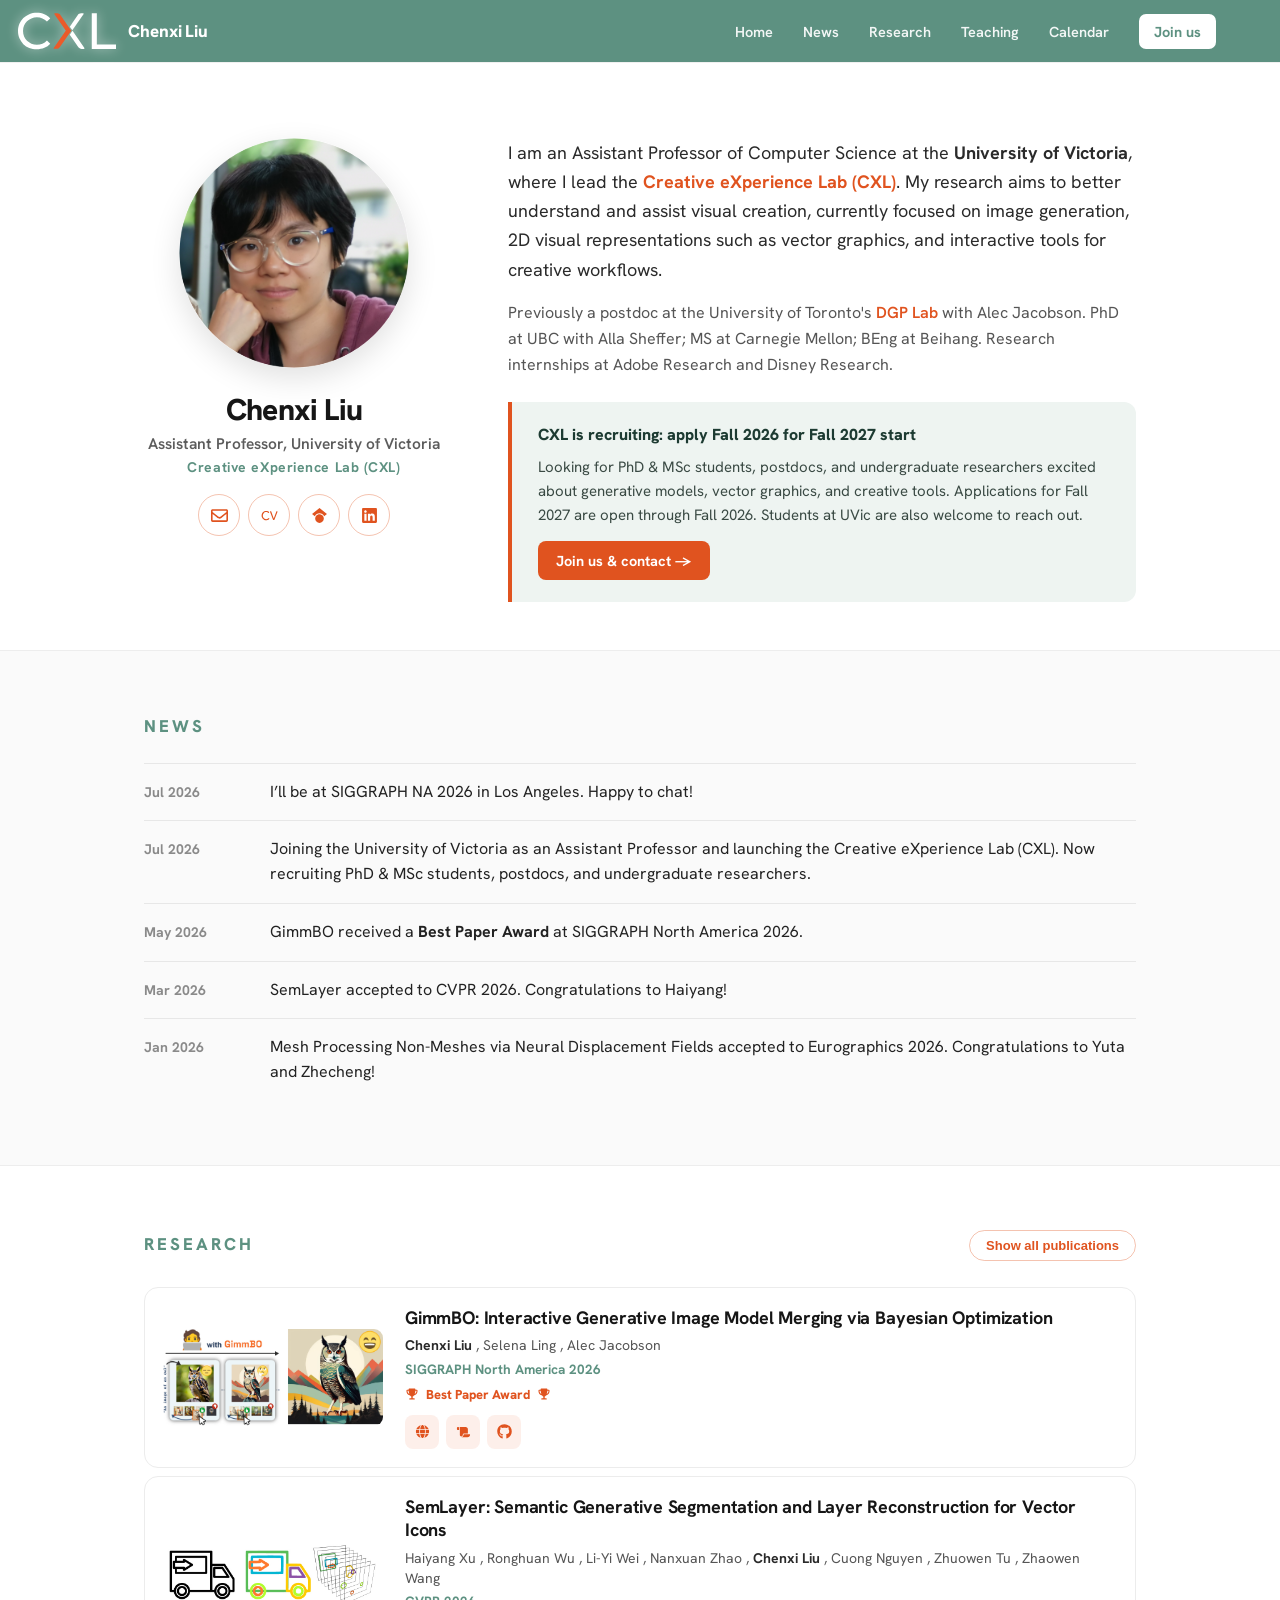
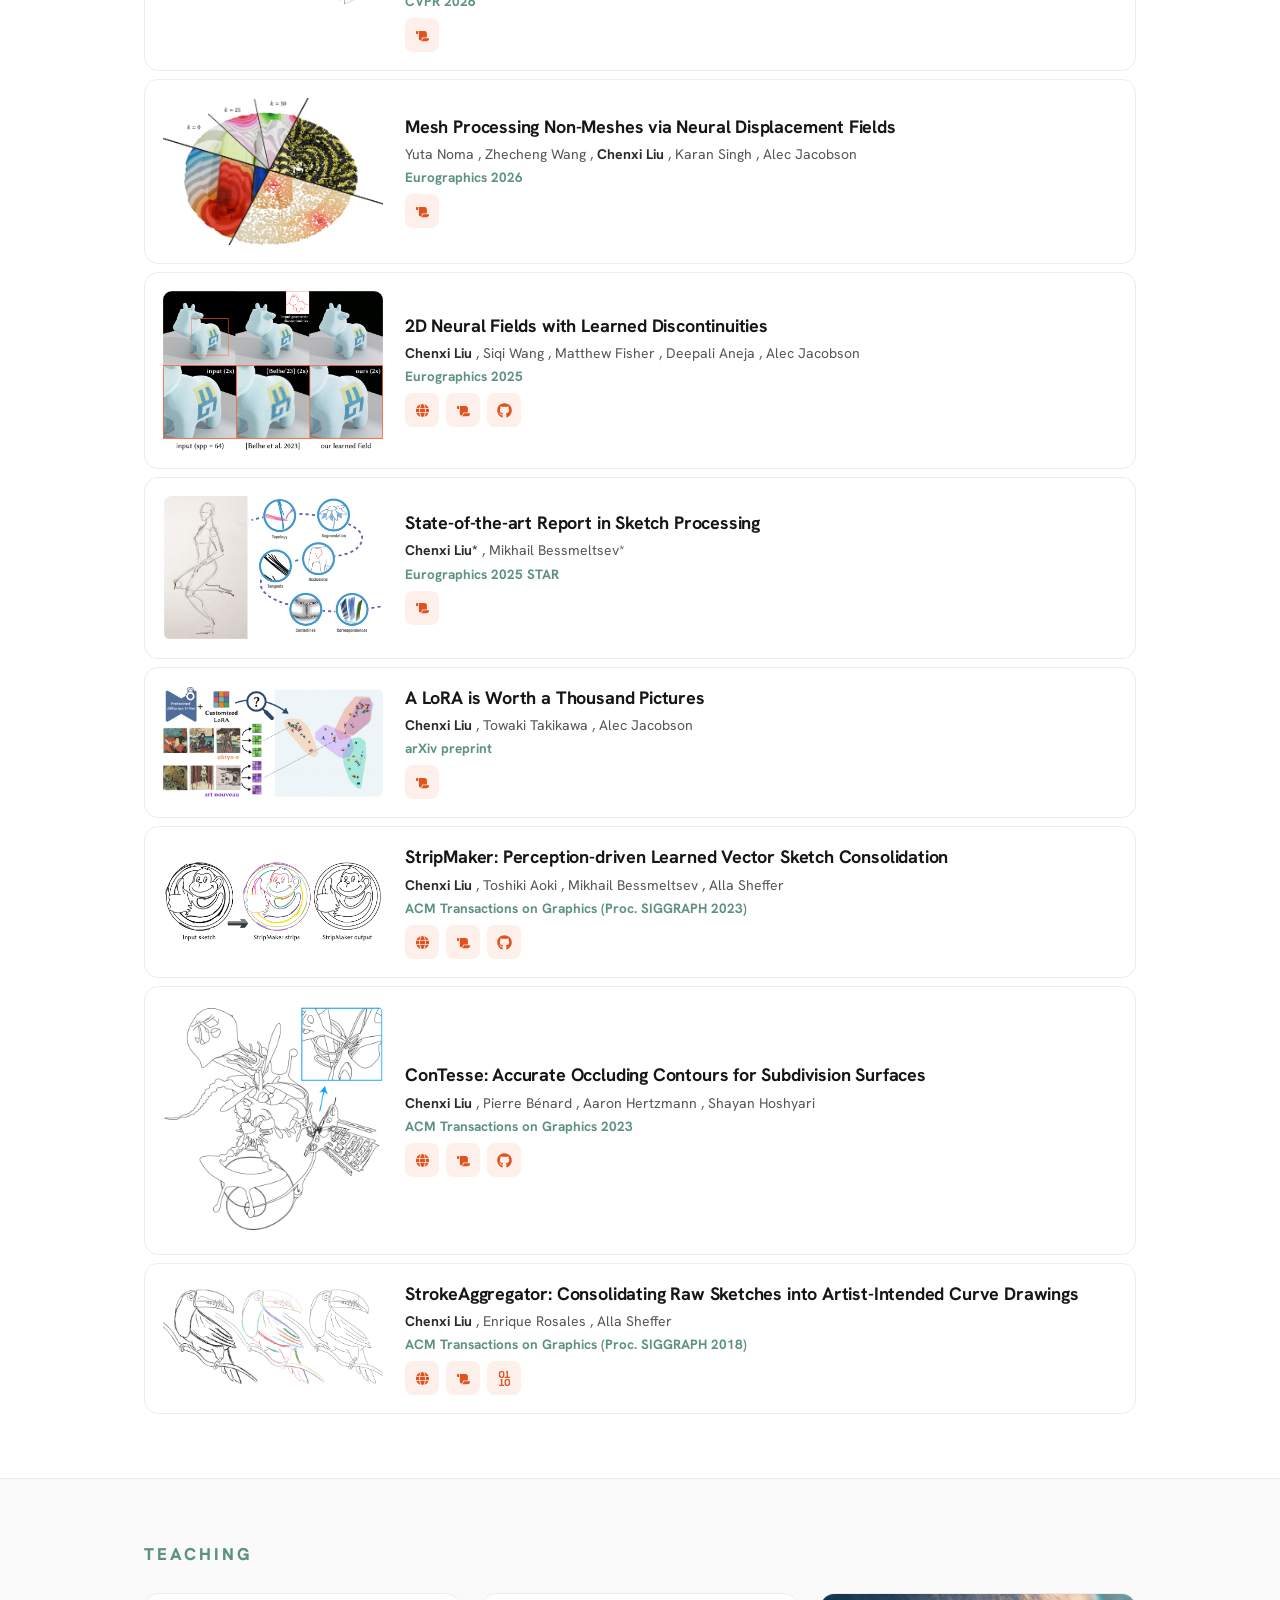
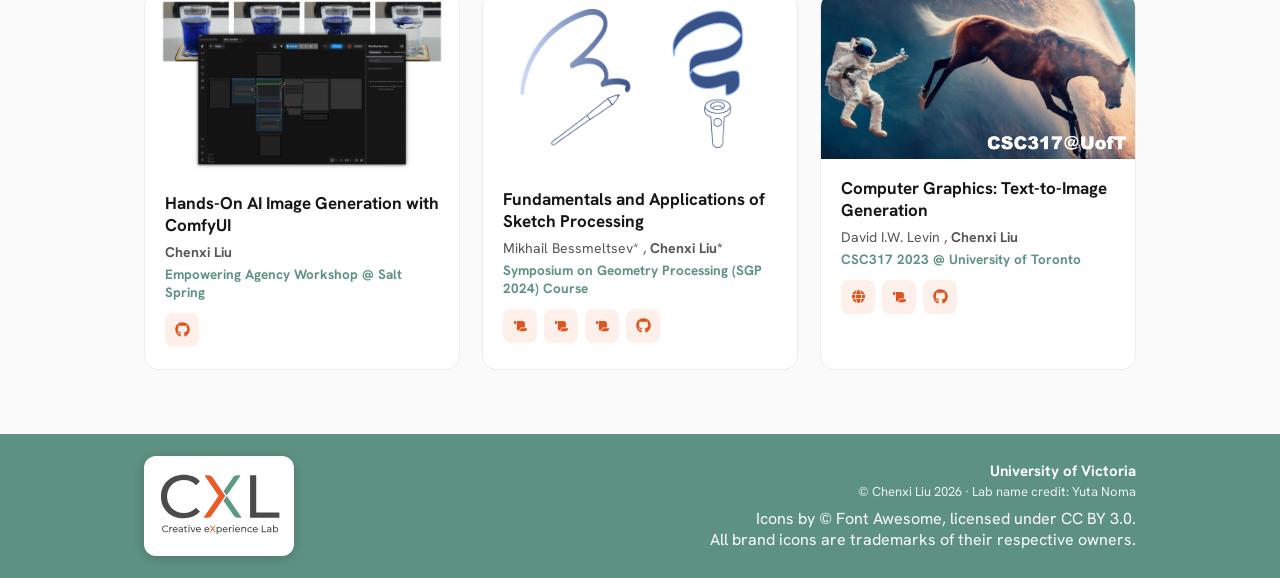
<file: index.html>
<!DOCTYPE html>
<html lang="en-us">
<head>
  <meta charset="utf-8">
  <meta name="viewport" content="width=device-width, initial-scale=1">
  <title>Chenxi Liu</title>
  <meta name="description" content="">
  <meta name="generator" content="Hugo 0.121.1">

  
  <link rel="preconnect" href="https://fonts.googleapis.com">
  <link rel="preconnect" href="https://fonts.gstatic.com" crossorigin>
  <link href="https://fonts.googleapis.com/css2?family=Hanken+Grotesk:wght@400;500;600;700;800&display=swap" rel="stylesheet">

  
  <link rel="stylesheet" href="/css/style.css">

  
  <style>
    :root {
      --green:  #5d9181;
      --accent: #e0531f;
    }
  </style>

  

  <meta property="og:title" content="Chenxi Liu" />
<meta property="og:description" content="" />
<meta property="og:type" content="website" />
<meta property="og:url" content="https://example.org/" />

<meta itemprop="name" content="Chenxi Liu">
<meta itemprop="description" content=""><meta name="twitter:card" content="summary"/><meta name="twitter:title" content="Chenxi Liu"/>
<meta name="twitter:description" content=""/>
</head>
<body>

  
  
  <nav class="site-nav" role="navigation" aria-label="Main navigation">
    <a href="/" class="site-nav__logo" aria-label="Chenxi Liu home">
      <img src="/logo_small_light.svg" alt="CXL logo" height="38" style="width:auto;">
      <span>Chenxi Liu</span>
    </a>
    <div class="site-nav__links">
      <a href="/#home">Home</a>
      <a href="/#news">News</a>
      <a href="/#research">Research</a>
      <a href="/#teaching">Teaching</a>
      <a href="https://calendar.google.com/calendar/embed?src=liuchenxi0921%40gmail.com&ctz=America%2FVancouver&mode=WEEK" target="_blank" rel="noopener">Calendar</a>
      <a href="/joinus/" class="site-nav__join">Join us</a>
    </div>
  </nav>
  

  <main>



<div id="home" style="scroll-margin-top:62px;">
  <header class="hero">

    
    <div class="hero__profile">
      <img class="hero__photo"
           src="/chenxil_photo.png"
           alt="Chenxi Liu">
      <h1 class="hero__name">Chenxi Liu</h1>
      <p class="hero__position">Assistant Professor, University of Victoria</p>
      
        <p class="hero__lab">Creative eXperience Lab (CXL)</p>
      

      <div class="hero__social">
        
          <a href="mailto:chenxil@uvic.ca" title="Email" aria-label="Email">
            







<svg width="17" height="17" xmlns="http://www.w3.org/2000/svg" viewBox="0 0 512 512"><!-- Font Awesome Free 5.15.4 by @fontawesome - https://fontawesome.com License - https://fontawesome.com/license/free (Icons: CC BY 4.0, Fonts: SIL OFL 1.1, Code: MIT License) --><path fill="currentColor" d="M464 64H48C21.49 64 0 85.49 0 112v288c0 26.51 21.49 48 48 48h416c26.51 0 48-21.49 48-48V112c0-26.51-21.49-48-48-48zm0 48v40.805c-22.422 18.259-58.168 46.651-134.587 106.49-16.841 13.247-50.201 45.072-73.413 44.701-23.208.375-56.579-31.459-73.413-44.701C106.18 199.465 70.425 171.067 48 152.805V112h416zM48 400V214.398c22.914 18.251 55.409 43.862 104.938 82.646 21.857 17.205 60.134 55.186 103.062 54.955 42.717.231 80.509-37.199 103.053-54.947 49.528-38.783 82.032-64.401 104.947-82.653V400H48z"/></svg>

          </a>
        
        
          <a href="/chenxiliu_cv.pdf" title="CV" aria-label="CV">
            







<?xml version="1.0" encoding="utf-8"?>
<!-- Generator: Adobe Illustrator 27.6.1, SVG Export Plug-In . SVG Version: 6.00 Build 0)  -->
<svg width="17" height="17" version="1.1" id="Layer_1" xmlns="http://www.w3.org/2000/svg" xmlns:xlink="http://www.w3.org/1999/xlink" x="0px" y="0px"
	 viewBox="0 0 448 448" style="enable-background:new 0 0 448 448;" xml:space="preserve">
<style type="text/css">
	.st0{enable-background:new    ;}
</style>
<g class="st0">
	<path fill="currentColor" d="M197.2,157.5c-2.4,1.9-5.9,1.5-7.9-0.8c-6-6.6-13.2-11.8-21.6-15.7c-10.1-4.6-20.6-6.9-31.4-6.9c-13.2,0-25.1,2.5-35.8,7.4
		c-10.7,5-19.8,11.7-27.4,20.3c-7.6,8.6-13.5,18.6-17.7,30.2c-4.2,11.5-6.3,23.9-6.3,37.1c0,12.3,2,24,5.9,35c4,11,9.7,20.7,17.2,29
		c7.5,8.4,16.6,15,27.4,19.8c10.8,4.8,23,7.3,36.6,7.3c13.4,0,25.2-2.7,35.3-8.2c8.5-4.6,16-10.9,22.3-18.6c2-2.4,5.5-2.9,8-1
		l17.5,13.1c2.7,2.1,3,6,0.6,8.5l-5.3,5.4c-4.4,4.5-10.2,9-17.5,13.5c-7.3,4.5-16,8.5-26.2,11.9s-22.1,5.1-35.5,5.1
		c-18.5,0-35.1-3.5-50-10.6c-14.8-7-27.5-16.3-37.9-27.7c-10.5-11.4-18.4-24.4-23.9-38.8c-5.5-14.4-8.2-29-8.2-43.7
		c0-18,3-34.7,8.9-50c5.9-15.3,14.2-28.5,24.9-39.6c10.7-11.1,23.5-19.7,38.4-25.9c15-6.2,31.5-9.2,49.5-9.2c15.4,0,30.5,3,45.4,8.9
		c12.8,5.1,23.6,12.6,32.4,22.5c2.3,2.6,1.9,6.5-0.8,8.6L197.2,157.5z"/>
	<path fill="currentColor" d="M248.3,110.4h10c5.2,0,9.8,3.3,11.6,8.1l65.7,181.9h0.7l68.3-182.1c1.8-4.8,6.4-8,11.5-8h8c8.7,0,14.7,8.8,11.5,16.8
		l-82.4,209c-1.9,4.7-6.4,7.8-11.5,7.8h-12.8c-5.1,0-9.7-3.1-11.5-7.9l-80.6-209C233.7,119,239.6,110.4,248.3,110.4z"/>
</g>
</svg>


          </a>
        
        
          <a href="https://scholar.google.com/citations?user=ZIRQAT4AAAAJ" target="_blank" rel="noopener" title="Google Scholar" aria-label="Google Scholar">
            







<?xml version="1.0" encoding="utf-8"?>
<!-- Generator: Adobe Illustrator 27.6.1, SVG Export Plug-In . SVG Version: 6.00 Build 0)  -->
<svg width="17" height="17" version="1.1" id="Layer_1" xmlns="http://www.w3.org/2000/svg" xmlns:xlink="http://www.w3.org/1999/xlink" x="0px" y="0px"
	 viewBox="0 0 448 512" style="enable-background:new 0 0 448 512;" xml:space="preserve">
<path fill="currentColor" d="M342,293.2C342,293.2,342,293.3,342,293.2c8.1,17.1,12.7,36.1,12.7,56.1C354.6,421.5,296.2,480,224,480
	S93.4,421.5,93.4,349.4c0-20,4.5-39,12.6-56l0,0c1.5-3.2,3.1-6.3,4.9-9.4c3.8-6.6,8.2-12.9,13.1-18.6c24-28.5,59.9-46.6,100.1-46.6
	c29.4,0,56.5,9.7,78.4,26.2c8,6,15.2,12.9,21.7,20.6c4.9,5.8,9.3,12.1,13.1,18.6C339.1,287.1,340.6,290.2,342,293.2L342,293.2z
	 M365.1,276.7c-26.3-51.1-79.6-86.1-141.1-86.1s-114.8,35-141.1,86.1L0,209.4L224,32l224,177.4L365.1,276.7L365.1,276.7z"/>
</svg>


          </a>
        
        
          <a href="https://www.linkedin.com/in/chenxi-liu-05b14280/" target="_blank" rel="noopener" title="LinkedIn" aria-label="LinkedIn">
            







<svg width="17" height="17" xmlns="http://www.w3.org/2000/svg" viewBox="0 0 448 512"><!-- Font Awesome Free 5.15.4 by @fontawesome - https://fontawesome.com License - https://fontawesome.com/license/free (Icons: CC BY 4.0, Fonts: SIL OFL 1.1, Code: MIT License) --><path fill="currentColor" d="M416 32H31.9C14.3 32 0 46.5 0 64.3v383.4C0 465.5 14.3 480 31.9 480H416c17.6 0 32-14.5 32-32.3V64.3c0-17.8-14.4-32.3-32-32.3zM135.4 416H69V202.2h66.5V416zm-33.2-243c-21.3 0-38.5-17.3-38.5-38.5S80.9 96 102.2 96c21.2 0 38.5 17.3 38.5 38.5 0 21.3-17.2 38.5-38.5 38.5zm282.1 243h-66.4V312c0-24.8-.5-56.7-34.5-56.7-34.6 0-39.9 27-39.9 54.9V416h-66.4V202.2h63.7v29.2h.9c8.9-16.8 30.6-34.5 62.9-34.5 67.2 0 79.7 44.3 79.7 101.9V416z"/></svg>

          </a>
        
      </div>
    </div>

    
    <div class="hero__bio">
      <p class="bio-lead">I am an Assistant Professor of Computer Science at the <strong>University of Victoria</strong>, where I lead the <strong style="color:var(--accent);">Creative eXperience Lab (CXL)</strong>. My research aims to better understand and assist visual creation, currently focused on image generation, 2D visual representations such as vector graphics, and interactive tools for creative workflows.</p>
<p class="bio-secondary">Previously a postdoc at the University of Toronto's <a href="https://www.dgp.toronto.edu/" target="_blank" rel="noopener">DGP Lab</a> with Alec Jacobson. PhD at UBC with Alla Sheffer; MS at Carnegie Mellon; BEng at Beihang. Research internships at Adobe Research and Disney Research.</p>


      
      
      
        <div class="hero__cta">
          <p class="hero__cta-title">CXL is recruiting: apply Fall 2026 for Fall 2027 start</p>
          <div class="hero__cta-text"><p>Looking for PhD &amp; MSc students, postdocs, and undergraduate researchers excited about generative models, vector graphics, and creative tools. Applications for Fall 2027 are open through Fall 2026. Students at UVic are also welcome to reach out.</p>
</div>
          <a href="/joinus/" class="hero__cta-btn">Join us & contact →</a>
        </div>
      
    </div>

  </header>
</div>




<section id="news" class="news-section" style="scroll-margin-top:62px;">
  <div class="section-inner">
    <h2 class="section-label">News</h2>
    <div class="news__list">
      
        <div class="news__item">
          <span class="news__date">Jul 2026</span>
          <span class="news__text">I&rsquo;ll be at SIGGRAPH NA 2026 in Los Angeles. Happy to chat!</span>
        </div>
      
        <div class="news__item">
          <span class="news__date">Jul 2026</span>
          <span class="news__text">Joining the University of Victoria as an Assistant Professor and launching the Creative eXperience Lab (CXL). Now recruiting PhD &amp; MSc students, postdocs, and undergraduate researchers.</span>
        </div>
      
        <div class="news__item">
          <span class="news__date">May 2026</span>
          <span class="news__text">GimmBO received a <strong>Best Paper Award</strong> at SIGGRAPH North America 2026.</span>
        </div>
      
        <div class="news__item">
          <span class="news__date">Mar 2026</span>
          <span class="news__text">SemLayer accepted to CVPR 2026. Congratulations to Haiyang!</span>
        </div>
      
        <div class="news__item">
          <span class="news__date">Jan 2026</span>
          <span class="news__text">Mesh Processing Non-Meshes via Neural Displacement Fields accepted to Eurographics 2026. Congratulations to Yuta and Zhecheng!</span>
        </div>
      
    </div>
  </div>
</section>








<section id="research" class="research-section" style="scroll-margin-top:62px;">
  <div class="section-inner">
    <div class="research__header">
      <h2 class="section-label" style="margin:0;">Research</h2>
      
        <button class="toggle-btn" id="toggle-pubs" onclick="togglePubs()" aria-expanded="false">
          Show all publications
        </button>
      
    </div>

    <div class="pub-list" id="pub-list">
      
        
        




<div class="pub-card">

  
  
    <div class="pub-card__img">
      <img src="/projects/gimmbo/representative.jpg" alt="GimmBO: Interactive Generative Image Model Merging via Bayesian Optimization" loading="lazy">
    </div>
  

  <div>
    
    <h3 class="pub-card__title">GimmBO: Interactive Generative Image Model Merging via Bayesian Optimization</h3>

    
    
      <p class="pub-card__authors">
        
          
          <strong>Chenxi Liu</strong>
        
          , 
          Selena Ling
        
          , 
          Alec Jacobson
        
      </p>
    

    
    <p class="pub-card__venue">SIGGRAPH North America 2026</p>

    
    
      <p class="pub-card__award">
        <svg xmlns="http://www.w3.org/2000/svg" viewBox="0 0 640 640" width="14" height="14" fill="currentColor" aria-hidden="true" style="flex-shrink:0;"><path d="M208.3 64L432.3 64C458.8 64 480.4 85.8 479.4 112.2C479.2 117.5 479 122.8 478.7 128L528.3 128C554.4 128 577.4 149.6 575.4 177.8C567.9 281.5 514.9 338.5 457.4 368.3C441.6 376.5 425.5 382.6 410.2 387.1C390 415.7 369 430.8 352.3 438.9L352.3 512L416.3 512C434 512 448.3 526.3 448.3 544C448.3 561.7 434 576 416.3 576L224.3 576C206.6 576 192.3 561.7 192.3 544C192.3 526.3 206.6 512 224.3 512L288.3 512L288.3 438.9C272.3 431.2 252.4 416.9 233 390.6C214.6 385.8 194.6 378.5 175.1 367.5C121 337.2 72.2 280.1 65.2 177.6C63.3 149.5 86.2 127.9 112.3 127.9L161.9 127.9C161.6 122.7 161.4 117.5 161.2 112.1C160.2 85.6 181.8 63.9 208.3 63.9zM165.5 176L113.1 176C119.3 260.7 158.2 303.1 198.3 325.6C183.9 288.3 172 239.6 165.5 176zM444 320.8C484.5 297 521.1 254.7 527.3 176L475 176C468.8 236.9 457.6 284.2 444 320.8z"/></svg>
        Best Paper Award
        <svg xmlns="http://www.w3.org/2000/svg" viewBox="0 0 640 640" width="14" height="14" fill="currentColor" aria-hidden="true" style="flex-shrink:0;"><path d="M208.3 64L432.3 64C458.8 64 480.4 85.8 479.4 112.2C479.2 117.5 479 122.8 478.7 128L528.3 128C554.4 128 577.4 149.6 575.4 177.8C567.9 281.5 514.9 338.5 457.4 368.3C441.6 376.5 425.5 382.6 410.2 387.1C390 415.7 369 430.8 352.3 438.9L352.3 512L416.3 512C434 512 448.3 526.3 448.3 544C448.3 561.7 434 576 416.3 576L224.3 576C206.6 576 192.3 561.7 192.3 544C192.3 526.3 206.6 512 224.3 512L288.3 512L288.3 438.9C272.3 431.2 252.4 416.9 233 390.6C214.6 385.8 194.6 378.5 175.1 367.5C121 337.2 72.2 280.1 65.2 177.6C63.3 149.5 86.2 127.9 112.3 127.9L161.9 127.9C161.6 122.7 161.4 117.5 161.2 112.1C160.2 85.6 181.8 63.9 208.3 63.9zM165.5 176L113.1 176C119.3 260.7 158.2 303.1 198.3 325.6C183.9 288.3 172 239.6 165.5 176zM444 320.8C484.5 297 521.1 254.7 527.3 176L475 176C468.8 236.9 457.6 284.2 444 320.8z"/></svg>
      </p>
    

    
    <div class="pub-card__links">
      
        <a href="https://gimmbo-project.github.io/" target="_blank" rel="noopener" class="pub-card__link" title="Project website" aria-label="Project website">
          







<?xml version="1.0" encoding="utf-8"?>
<!-- Generator: Adobe Illustrator 27.6.1, SVG Export Plug-In . SVG Version: 6.00 Build 0)  -->
<svg width="15" height="15" version="1.1" id="Layer_1" xmlns="http://www.w3.org/2000/svg" xmlns:xlink="http://www.w3.org/1999/xlink" x="0px" y="0px"
	 viewBox="0 0 448 512" style="enable-background:new 0 0 448 512;" xml:space="preserve">
<path fill="currentColor" d="M308,256c0,19.4-1.1,38.1-2.9,56H142.9c-1.9-17.9-2.9-36.6-2.9-56s1.1-38.2,2.9-56h162.2C307,217.8,308,236.6,308,256z
	 M333.2,200h107.7c4.6,17.9,7.1,36.7,7.1,56s-2.4,38.1-7.1,56H333.2c1.8-18,2.8-36.8,2.8-56S335,218,333.2,200z M431.7,172H329.6
	c-8.8-55.9-26.1-102.7-48.4-132.7C349.7,57.5,405.5,107.2,431.7,172L431.7,172z M301.3,172H146.7c5.3-31.9,13.6-60,23.6-82.9
	c9.2-20.7,19.4-35.6,29.3-45.1C209.5,34.8,217.6,32,224,32c6.4,0,14.5,2.8,24.3,12.1c9.9,9.5,20.1,24.4,29.3,45.1
	C287.8,111.9,295.9,140.1,301.3,172z M118.4,172H16.3C42.5,107.2,98.2,57.5,166.8,39.3C144.5,69.3,127.1,116.1,118.4,172z M7.1,200
	h107.7c-1.8,18-2.8,36.8-2.8,56s1,38,2.8,56H7.1C2.5,294.1,0,275.3,0,256S2.5,217.9,7.1,200z M170.4,422.8
	c-10.2-22.8-18.3-50.9-23.6-82.8h154.5c-5.3,31.9-13.6,60-23.6,82.8c-9.2,20.7-19.4,35.6-29.3,45.1c-9.8,9.4-17.9,12.2-24.3,12.2
	s-14.5-2.8-24.3-12.1C189.8,458.5,179.6,443.5,170.4,422.8L170.4,422.8z M118.4,340c8.8,55.9,26.1,102.7,48.4,132.6
	C98.2,454.5,42.5,404.8,16.3,340H118.4z M431.7,340c-26.2,64.8-81.9,114.5-150.4,132.6c22.3-29.9,39.6-76.7,48.4-132.6
	C329.7,340,431.7,340,431.7,340z"/>
</svg>


        </a>
      
      
        <a href="https://arxiv.org/abs/2601.18585" target="_blank" rel="noopener" class="pub-card__link" title="Paper" aria-label="Paper">
          







<?xml version="1.0" encoding="utf-8"?>
<!-- Generator: Adobe Illustrator 27.6.1, SVG Export Plug-In . SVG Version: 6.00 Build 0)  -->
<svg width="15" height="15" version="1.1" id="Layer_1" xmlns="http://www.w3.org/2000/svg" xmlns:xlink="http://www.w3.org/1999/xlink" x="0px" y="0px"
	 viewBox="0 0 448 512" style="enable-background:new 0 0 448 512;" xml:space="preserve">
<path fill="currentColor" d="M0.1,139.8v37.3c0,13.8,11.1,24.9,24.9,24.9h12.4h37.3v-62.2c0-20.6-16.7-37.3-37.3-37.3S0.1,119.2,0.1,139.8z M87.2,102.5
	c7.8,10.4,12.4,23.3,12.4,37.3v236.4c0,27.5,22.3,49.8,49.8,49.8s49.8-22.3,49.8-49.8v-4.1c0-25.2,20.5-45.7,45.7-45.7h128.6V177.1
	c0-41.2-33.4-74.7-74.7-74.7H87.2z M360.9,450.9c48.1,0,87.1-39,87.1-87.1c0-6.8-5.6-12.4-12.4-12.4H244.8
	c-11.4,0-20.8,9.3-20.8,20.8v4.1c0,41.2-33.4,74.7-74.7,74.7h136.9H360.9z"/>
</svg>


        </a>
      
      
      
        <a href="https://github.com/squidrice21/gimmbo" target="_blank" rel="noopener" class="pub-card__link" title="Code" aria-label="Code on GitHub">
          







<svg width="15" height="15" xmlns="http://www.w3.org/2000/svg" viewBox="0 0 496 512"><!-- Font Awesome Free 5.15.4 by @fontawesome - https://fontawesome.com License - https://fontawesome.com/license/free (Icons: CC BY 4.0, Fonts: SIL OFL 1.1, Code: MIT License) --><path fill="currentColor" d="M165.9 397.4c0 2-2.3 3.6-5.2 3.6-3.3.3-5.6-1.3-5.6-3.6 0-2 2.3-3.6 5.2-3.6 3-.3 5.6 1.3 5.6 3.6zm-31.1-4.5c-.7 2 1.3 4.3 4.3 4.9 2.6 1 5.6 0 6.2-2s-1.3-4.3-4.3-5.2c-2.6-.7-5.5.3-6.2 2.3zm44.2-1.7c-2.9.7-4.9 2.6-4.6 4.9.3 2 2.9 3.3 5.9 2.6 2.9-.7 4.9-2.6 4.6-4.6-.3-1.9-3-3.2-5.9-2.9zM244.8 8C106.1 8 0 113.3 0 252c0 110.9 69.8 205.8 169.5 239.2 12.8 2.3 17.3-5.6 17.3-12.1 0-6.2-.3-40.4-.3-61.4 0 0-70 15-84.7-29.8 0 0-11.4-29.1-27.8-36.6 0 0-22.9-15.7 1.6-15.4 0 0 24.9 2 38.6 25.8 21.9 38.6 58.6 27.5 72.9 20.9 2.3-16 8.8-27.1 16-33.7-55.9-6.2-112.3-14.3-112.3-110.5 0-27.5 7.6-41.3 23.6-58.9-2.6-6.5-11.1-33.3 2.6-67.9 20.9-6.5 69 27 69 27 20-5.6 41.5-8.5 62.8-8.5s42.8 2.9 62.8 8.5c0 0 48.1-33.6 69-27 13.7 34.7 5.2 61.4 2.6 67.9 16 17.7 25.8 31.5 25.8 58.9 0 96.5-58.9 104.2-114.8 110.5 9.2 7.9 17 22.9 17 46.4 0 33.7-.3 75.4-.3 83.6 0 6.5 4.6 14.4 17.3 12.1C428.2 457.8 496 362.9 496 252 496 113.3 383.5 8 244.8 8zM97.2 352.9c-1.3 1-1 3.3.7 5.2 1.6 1.6 3.9 2.3 5.2 1 1.3-1 1-3.3-.7-5.2-1.6-1.6-3.9-2.3-5.2-1zm-10.8-8.1c-.7 1.3.3 2.9 2.3 3.9 1.6 1 3.6.7 4.3-.7.7-1.3-.3-2.9-2.3-3.9-2-.6-3.6-.3-4.3.7zm32.4 35.6c-1.6 1.3-1 4.3 1.3 6.2 2.3 2.3 5.2 2.6 6.5 1 1.3-1.3.7-4.3-1.3-6.2-2.2-2.3-5.2-2.6-6.5-1zm-11.4-14.7c-1.6 1-1.6 3.6 0 5.9 1.6 2.3 4.3 3.3 5.6 2.3 1.6-1.3 1.6-3.9 0-6.2-1.4-2.3-4-3.3-5.6-2z"/></svg>

        </a>
      
      
    </div>
  </div>

</div>

      
        
        




<div class="pub-card">

  
  
    <div class="pub-card__img">
      <img src="/projects/semlayer/representative.jpg" alt="SemLayer: Semantic Generative Segmentation and Layer Reconstruction for Vector Icons" loading="lazy">
    </div>
  

  <div>
    
    <h3 class="pub-card__title">SemLayer: Semantic Generative Segmentation and Layer Reconstruction for Vector Icons</h3>

    
    
      <p class="pub-card__authors">
        
          
          Haiyang Xu
        
          , 
          Ronghuan Wu
        
          , 
          Li-Yi Wei
        
          , 
          Nanxuan Zhao
        
          , 
          <strong>Chenxi Liu</strong>
        
          , 
          Cuong Nguyen
        
          , 
          Zhuowen Tu
        
          , 
          Zhaowen Wang
        
      </p>
    

    
    <p class="pub-card__venue">CVPR 2026</p>

    
    

    
    <div class="pub-card__links">
      
      
        <a href="https://arxiv.org/abs/2603.24039" target="_blank" rel="noopener" class="pub-card__link" title="Paper" aria-label="Paper">
          







<?xml version="1.0" encoding="utf-8"?>
<!-- Generator: Adobe Illustrator 27.6.1, SVG Export Plug-In . SVG Version: 6.00 Build 0)  -->
<svg width="15" height="15" version="1.1" id="Layer_1" xmlns="http://www.w3.org/2000/svg" xmlns:xlink="http://www.w3.org/1999/xlink" x="0px" y="0px"
	 viewBox="0 0 448 512" style="enable-background:new 0 0 448 512;" xml:space="preserve">
<path fill="currentColor" d="M0.1,139.8v37.3c0,13.8,11.1,24.9,24.9,24.9h12.4h37.3v-62.2c0-20.6-16.7-37.3-37.3-37.3S0.1,119.2,0.1,139.8z M87.2,102.5
	c7.8,10.4,12.4,23.3,12.4,37.3v236.4c0,27.5,22.3,49.8,49.8,49.8s49.8-22.3,49.8-49.8v-4.1c0-25.2,20.5-45.7,45.7-45.7h128.6V177.1
	c0-41.2-33.4-74.7-74.7-74.7H87.2z M360.9,450.9c48.1,0,87.1-39,87.1-87.1c0-6.8-5.6-12.4-12.4-12.4H244.8
	c-11.4,0-20.8,9.3-20.8,20.8v4.1c0,41.2-33.4,74.7-74.7,74.7h136.9H360.9z"/>
</svg>


        </a>
      
      
      
      
    </div>
  </div>

</div>

      
        
        




<div class="pub-card">

  
  
    <div class="pub-card__img">
      <img src="/projects/neuraldisplacementfields/representative.jpg" alt="Mesh Processing Non-Meshes via Neural Displacement Fields" loading="lazy">
    </div>
  

  <div>
    
    <h3 class="pub-card__title">Mesh Processing Non-Meshes via Neural Displacement Fields</h3>

    
    
      <p class="pub-card__authors">
        
          
          Yuta Noma
        
          , 
          Zhecheng Wang
        
          , 
          <strong>Chenxi Liu</strong>
        
          , 
          Karan Singh
        
          , 
          Alec Jacobson
        
      </p>
    

    
    <p class="pub-card__venue">Eurographics 2026</p>

    
    

    
    <div class="pub-card__links">
      
      
        <a href="https://onlinelibrary.wiley.com/doi/full/10.1111/cgf.70354" target="_blank" rel="noopener" class="pub-card__link" title="Paper" aria-label="Paper">
          







<?xml version="1.0" encoding="utf-8"?>
<!-- Generator: Adobe Illustrator 27.6.1, SVG Export Plug-In . SVG Version: 6.00 Build 0)  -->
<svg width="15" height="15" version="1.1" id="Layer_1" xmlns="http://www.w3.org/2000/svg" xmlns:xlink="http://www.w3.org/1999/xlink" x="0px" y="0px"
	 viewBox="0 0 448 512" style="enable-background:new 0 0 448 512;" xml:space="preserve">
<path fill="currentColor" d="M0.1,139.8v37.3c0,13.8,11.1,24.9,24.9,24.9h12.4h37.3v-62.2c0-20.6-16.7-37.3-37.3-37.3S0.1,119.2,0.1,139.8z M87.2,102.5
	c7.8,10.4,12.4,23.3,12.4,37.3v236.4c0,27.5,22.3,49.8,49.8,49.8s49.8-22.3,49.8-49.8v-4.1c0-25.2,20.5-45.7,45.7-45.7h128.6V177.1
	c0-41.2-33.4-74.7-74.7-74.7H87.2z M360.9,450.9c48.1,0,87.1-39,87.1-87.1c0-6.8-5.6-12.4-12.4-12.4H244.8
	c-11.4,0-20.8,9.3-20.8,20.8v4.1c0,41.2-33.4,74.7-74.7,74.7h136.9H360.9z"/>
</svg>


        </a>
      
      
      
      
    </div>
  </div>

</div>

      
        
        




<div class="pub-card">

  
  
    <div class="pub-card__img">
      <img src="/projects/discontinuity/representative_image.jpg" alt="2D Neural Fields with Learned Discontinuities" loading="lazy">
    </div>
  

  <div>
    
    <h3 class="pub-card__title">2D Neural Fields with Learned Discontinuities</h3>

    
    
      <p class="pub-card__authors">
        
          
          <strong>Chenxi Liu</strong>
        
          , 
          Siqi Wang
        
          , 
          Matthew Fisher
        
          , 
          Deepali Aneja
        
          , 
          Alec Jacobson
        
      </p>
    

    
    <p class="pub-card__venue">Eurographics 2025</p>

    
    

    
    <div class="pub-card__links">
      
        <a href="https://discontinuity2d.github.io/" target="_blank" rel="noopener" class="pub-card__link" title="Project website" aria-label="Project website">
          







<?xml version="1.0" encoding="utf-8"?>
<!-- Generator: Adobe Illustrator 27.6.1, SVG Export Plug-In . SVG Version: 6.00 Build 0)  -->
<svg width="15" height="15" version="1.1" id="Layer_1" xmlns="http://www.w3.org/2000/svg" xmlns:xlink="http://www.w3.org/1999/xlink" x="0px" y="0px"
	 viewBox="0 0 448 512" style="enable-background:new 0 0 448 512;" xml:space="preserve">
<path fill="currentColor" d="M308,256c0,19.4-1.1,38.1-2.9,56H142.9c-1.9-17.9-2.9-36.6-2.9-56s1.1-38.2,2.9-56h162.2C307,217.8,308,236.6,308,256z
	 M333.2,200h107.7c4.6,17.9,7.1,36.7,7.1,56s-2.4,38.1-7.1,56H333.2c1.8-18,2.8-36.8,2.8-56S335,218,333.2,200z M431.7,172H329.6
	c-8.8-55.9-26.1-102.7-48.4-132.7C349.7,57.5,405.5,107.2,431.7,172L431.7,172z M301.3,172H146.7c5.3-31.9,13.6-60,23.6-82.9
	c9.2-20.7,19.4-35.6,29.3-45.1C209.5,34.8,217.6,32,224,32c6.4,0,14.5,2.8,24.3,12.1c9.9,9.5,20.1,24.4,29.3,45.1
	C287.8,111.9,295.9,140.1,301.3,172z M118.4,172H16.3C42.5,107.2,98.2,57.5,166.8,39.3C144.5,69.3,127.1,116.1,118.4,172z M7.1,200
	h107.7c-1.8,18-2.8,36.8-2.8,56s1,38,2.8,56H7.1C2.5,294.1,0,275.3,0,256S2.5,217.9,7.1,200z M170.4,422.8
	c-10.2-22.8-18.3-50.9-23.6-82.8h154.5c-5.3,31.9-13.6,60-23.6,82.8c-9.2,20.7-19.4,35.6-29.3,45.1c-9.8,9.4-17.9,12.2-24.3,12.2
	s-14.5-2.8-24.3-12.1C189.8,458.5,179.6,443.5,170.4,422.8L170.4,422.8z M118.4,340c8.8,55.9,26.1,102.7,48.4,132.6
	C98.2,454.5,42.5,404.8,16.3,340H118.4z M431.7,340c-26.2,64.8-81.9,114.5-150.4,132.6c22.3-29.9,39.6-76.7,48.4-132.6
	C329.7,340,431.7,340,431.7,340z"/>
</svg>


        </a>
      
      
        <a href="https://onlinelibrary.wiley.com/doi/10.1111/cgf.70023" target="_blank" rel="noopener" class="pub-card__link" title="Paper" aria-label="Paper">
          







<?xml version="1.0" encoding="utf-8"?>
<!-- Generator: Adobe Illustrator 27.6.1, SVG Export Plug-In . SVG Version: 6.00 Build 0)  -->
<svg width="15" height="15" version="1.1" id="Layer_1" xmlns="http://www.w3.org/2000/svg" xmlns:xlink="http://www.w3.org/1999/xlink" x="0px" y="0px"
	 viewBox="0 0 448 512" style="enable-background:new 0 0 448 512;" xml:space="preserve">
<path fill="currentColor" d="M0.1,139.8v37.3c0,13.8,11.1,24.9,24.9,24.9h12.4h37.3v-62.2c0-20.6-16.7-37.3-37.3-37.3S0.1,119.2,0.1,139.8z M87.2,102.5
	c7.8,10.4,12.4,23.3,12.4,37.3v236.4c0,27.5,22.3,49.8,49.8,49.8s49.8-22.3,49.8-49.8v-4.1c0-25.2,20.5-45.7,45.7-45.7h128.6V177.1
	c0-41.2-33.4-74.7-74.7-74.7H87.2z M360.9,450.9c48.1,0,87.1-39,87.1-87.1c0-6.8-5.6-12.4-12.4-12.4H244.8
	c-11.4,0-20.8,9.3-20.8,20.8v4.1c0,41.2-33.4,74.7-74.7,74.7h136.9H360.9z"/>
</svg>


        </a>
      
      
      
        <a href="https://github.com/squidrice21/neural-discontinuities-2d" target="_blank" rel="noopener" class="pub-card__link" title="Code" aria-label="Code on GitHub">
          







<svg width="15" height="15" xmlns="http://www.w3.org/2000/svg" viewBox="0 0 496 512"><!-- Font Awesome Free 5.15.4 by @fontawesome - https://fontawesome.com License - https://fontawesome.com/license/free (Icons: CC BY 4.0, Fonts: SIL OFL 1.1, Code: MIT License) --><path fill="currentColor" d="M165.9 397.4c0 2-2.3 3.6-5.2 3.6-3.3.3-5.6-1.3-5.6-3.6 0-2 2.3-3.6 5.2-3.6 3-.3 5.6 1.3 5.6 3.6zm-31.1-4.5c-.7 2 1.3 4.3 4.3 4.9 2.6 1 5.6 0 6.2-2s-1.3-4.3-4.3-5.2c-2.6-.7-5.5.3-6.2 2.3zm44.2-1.7c-2.9.7-4.9 2.6-4.6 4.9.3 2 2.9 3.3 5.9 2.6 2.9-.7 4.9-2.6 4.6-4.6-.3-1.9-3-3.2-5.9-2.9zM244.8 8C106.1 8 0 113.3 0 252c0 110.9 69.8 205.8 169.5 239.2 12.8 2.3 17.3-5.6 17.3-12.1 0-6.2-.3-40.4-.3-61.4 0 0-70 15-84.7-29.8 0 0-11.4-29.1-27.8-36.6 0 0-22.9-15.7 1.6-15.4 0 0 24.9 2 38.6 25.8 21.9 38.6 58.6 27.5 72.9 20.9 2.3-16 8.8-27.1 16-33.7-55.9-6.2-112.3-14.3-112.3-110.5 0-27.5 7.6-41.3 23.6-58.9-2.6-6.5-11.1-33.3 2.6-67.9 20.9-6.5 69 27 69 27 20-5.6 41.5-8.5 62.8-8.5s42.8 2.9 62.8 8.5c0 0 48.1-33.6 69-27 13.7 34.7 5.2 61.4 2.6 67.9 16 17.7 25.8 31.5 25.8 58.9 0 96.5-58.9 104.2-114.8 110.5 9.2 7.9 17 22.9 17 46.4 0 33.7-.3 75.4-.3 83.6 0 6.5 4.6 14.4 17.3 12.1C428.2 457.8 496 362.9 496 252 496 113.3 383.5 8 244.8 8zM97.2 352.9c-1.3 1-1 3.3.7 5.2 1.6 1.6 3.9 2.3 5.2 1 1.3-1 1-3.3-.7-5.2-1.6-1.6-3.9-2.3-5.2-1zm-10.8-8.1c-.7 1.3.3 2.9 2.3 3.9 1.6 1 3.6.7 4.3-.7.7-1.3-.3-2.9-2.3-3.9-2-.6-3.6-.3-4.3.7zm32.4 35.6c-1.6 1.3-1 4.3 1.3 6.2 2.3 2.3 5.2 2.6 6.5 1 1.3-1.3.7-4.3-1.3-6.2-2.2-2.3-5.2-2.6-6.5-1zm-11.4-14.7c-1.6 1-1.6 3.6 0 5.9 1.6 2.3 4.3 3.3 5.6 2.3 1.6-1.3 1.6-3.9 0-6.2-1.4-2.3-4-3.3-5.6-2z"/></svg>

        </a>
      
      
    </div>
  </div>

</div>

      
        
        




<div class="pub-card">

  
  
    <div class="pub-card__img">
      <img src="/projects/star/star_representative.jpg" alt="State-of-the-art Report in Sketch Processing" loading="lazy">
    </div>
  

  <div>
    
    <h3 class="pub-card__title">State-of-the-art Report in Sketch Processing</h3>

    
    
      <p class="pub-card__authors">
        
          
          <strong>Chenxi Liu*</strong>
        
          , 
          Mikhail Bessmeltsev*
        
      </p>
    

    
    <p class="pub-card__venue">Eurographics 2025 STAR</p>

    
    

    
    <div class="pub-card__links">
      
      
        <a href="https://onlinelibrary.wiley.com/doi/10.1111/cgf.70079" target="_blank" rel="noopener" class="pub-card__link" title="Paper" aria-label="Paper">
          







<?xml version="1.0" encoding="utf-8"?>
<!-- Generator: Adobe Illustrator 27.6.1, SVG Export Plug-In . SVG Version: 6.00 Build 0)  -->
<svg width="15" height="15" version="1.1" id="Layer_1" xmlns="http://www.w3.org/2000/svg" xmlns:xlink="http://www.w3.org/1999/xlink" x="0px" y="0px"
	 viewBox="0 0 448 512" style="enable-background:new 0 0 448 512;" xml:space="preserve">
<path fill="currentColor" d="M0.1,139.8v37.3c0,13.8,11.1,24.9,24.9,24.9h12.4h37.3v-62.2c0-20.6-16.7-37.3-37.3-37.3S0.1,119.2,0.1,139.8z M87.2,102.5
	c7.8,10.4,12.4,23.3,12.4,37.3v236.4c0,27.5,22.3,49.8,49.8,49.8s49.8-22.3,49.8-49.8v-4.1c0-25.2,20.5-45.7,45.7-45.7h128.6V177.1
	c0-41.2-33.4-74.7-74.7-74.7H87.2z M360.9,450.9c48.1,0,87.1-39,87.1-87.1c0-6.8-5.6-12.4-12.4-12.4H244.8
	c-11.4,0-20.8,9.3-20.8,20.8v4.1c0,41.2-33.4,74.7-74.7,74.7h136.9H360.9z"/>
</svg>


        </a>
      
      
      
      
    </div>
  </div>

</div>

      
        
        




<div class="pub-card">

  
  
    <div class="pub-card__img">
      <img src="/projects/loraembedding/representative.jpg" alt="A LoRA is Worth a Thousand Pictures" loading="lazy">
    </div>
  

  <div>
    
    <h3 class="pub-card__title">A LoRA is Worth a Thousand Pictures</h3>

    
    
      <p class="pub-card__authors">
        
          
          <strong>Chenxi Liu</strong>
        
          , 
          Towaki Takikawa
        
          , 
          Alec Jacobson
        
      </p>
    

    
    <p class="pub-card__venue">arXiv preprint</p>

    
    

    
    <div class="pub-card__links">
      
      
        <a href="https://arxiv.org/abs/2412.12048" target="_blank" rel="noopener" class="pub-card__link" title="Paper" aria-label="Paper">
          







<?xml version="1.0" encoding="utf-8"?>
<!-- Generator: Adobe Illustrator 27.6.1, SVG Export Plug-In . SVG Version: 6.00 Build 0)  -->
<svg width="15" height="15" version="1.1" id="Layer_1" xmlns="http://www.w3.org/2000/svg" xmlns:xlink="http://www.w3.org/1999/xlink" x="0px" y="0px"
	 viewBox="0 0 448 512" style="enable-background:new 0 0 448 512;" xml:space="preserve">
<path fill="currentColor" d="M0.1,139.8v37.3c0,13.8,11.1,24.9,24.9,24.9h12.4h37.3v-62.2c0-20.6-16.7-37.3-37.3-37.3S0.1,119.2,0.1,139.8z M87.2,102.5
	c7.8,10.4,12.4,23.3,12.4,37.3v236.4c0,27.5,22.3,49.8,49.8,49.8s49.8-22.3,49.8-49.8v-4.1c0-25.2,20.5-45.7,45.7-45.7h128.6V177.1
	c0-41.2-33.4-74.7-74.7-74.7H87.2z M360.9,450.9c48.1,0,87.1-39,87.1-87.1c0-6.8-5.6-12.4-12.4-12.4H244.8
	c-11.4,0-20.8,9.3-20.8,20.8v4.1c0,41.2-33.4,74.7-74.7,74.7h136.9H360.9z"/>
</svg>


        </a>
      
      
      
      
    </div>
  </div>

</div>

      
        
        




<div class="pub-card pub-card--old pub-card--hidden">

  
  
    <div class="pub-card__img">
      <img src="/projects/beziersimp/design2.jpg" alt="Bézier Spline Simplification Using Locally Integrated Error" loading="lazy">
    </div>
  

  <div>
    
    <h3 class="pub-card__title">Bézier Spline Simplification Using Locally Integrated Error</h3>

    
    
      <p class="pub-card__authors">
        
          
          Siqi Wang
        
          , 
          <strong>Chenxi Liu</strong>
        
          , 
          Daniele Panozzo
        
          , 
          Denis Zorin
        
          , 
          Alec Jacobson
        
      </p>
    

    
    <p class="pub-card__venue">SIGGRAPH Asia 2023 Conference Papers</p>

    
    

    
    <div class="pub-card__links">
      
      
        <a href="https://dl.acm.org/doi/abs/10.1145/3610548.3618248" target="_blank" rel="noopener" class="pub-card__link" title="Paper" aria-label="Paper">
          







<?xml version="1.0" encoding="utf-8"?>
<!-- Generator: Adobe Illustrator 27.6.1, SVG Export Plug-In . SVG Version: 6.00 Build 0)  -->
<svg width="15" height="15" version="1.1" id="Layer_1" xmlns="http://www.w3.org/2000/svg" xmlns:xlink="http://www.w3.org/1999/xlink" x="0px" y="0px"
	 viewBox="0 0 448 512" style="enable-background:new 0 0 448 512;" xml:space="preserve">
<path fill="currentColor" d="M0.1,139.8v37.3c0,13.8,11.1,24.9,24.9,24.9h12.4h37.3v-62.2c0-20.6-16.7-37.3-37.3-37.3S0.1,119.2,0.1,139.8z M87.2,102.5
	c7.8,10.4,12.4,23.3,12.4,37.3v236.4c0,27.5,22.3,49.8,49.8,49.8s49.8-22.3,49.8-49.8v-4.1c0-25.2,20.5-45.7,45.7-45.7h128.6V177.1
	c0-41.2-33.4-74.7-74.7-74.7H87.2z M360.9,450.9c48.1,0,87.1-39,87.1-87.1c0-6.8-5.6-12.4-12.4-12.4H244.8
	c-11.4,0-20.8,9.3-20.8,20.8v4.1c0,41.2-33.4,74.7-74.7,74.7h136.9H360.9z"/>
</svg>


        </a>
      
      
      
      
    </div>
  </div>

</div>

      
        
        




<div class="pub-card">

  
  
    <div class="pub-card__img">
      <img src="/projects/stripmaker/stripmaker.jpeg" alt="StripMaker: Perception-driven Learned Vector Sketch Consolidation" loading="lazy">
    </div>
  

  <div>
    
    <h3 class="pub-card__title">StripMaker: Perception-driven Learned Vector Sketch Consolidation</h3>

    
    
      <p class="pub-card__authors">
        
          
          <strong>Chenxi Liu</strong>
        
          , 
          Toshiki Aoki
        
          , 
          Mikhail Bessmeltsev
        
          , 
          Alla Sheffer
        
      </p>
    

    
    <p class="pub-card__venue">ACM Transactions on Graphics (Proc. SIGGRAPH 2023)</p>

    
    

    
    <div class="pub-card__links">
      
        <a href="https://www.cs.ubc.ca/labs/imager/tr/2023/stripmaker/" target="_blank" rel="noopener" class="pub-card__link" title="Project website" aria-label="Project website">
          







<?xml version="1.0" encoding="utf-8"?>
<!-- Generator: Adobe Illustrator 27.6.1, SVG Export Plug-In . SVG Version: 6.00 Build 0)  -->
<svg width="15" height="15" version="1.1" id="Layer_1" xmlns="http://www.w3.org/2000/svg" xmlns:xlink="http://www.w3.org/1999/xlink" x="0px" y="0px"
	 viewBox="0 0 448 512" style="enable-background:new 0 0 448 512;" xml:space="preserve">
<path fill="currentColor" d="M308,256c0,19.4-1.1,38.1-2.9,56H142.9c-1.9-17.9-2.9-36.6-2.9-56s1.1-38.2,2.9-56h162.2C307,217.8,308,236.6,308,256z
	 M333.2,200h107.7c4.6,17.9,7.1,36.7,7.1,56s-2.4,38.1-7.1,56H333.2c1.8-18,2.8-36.8,2.8-56S335,218,333.2,200z M431.7,172H329.6
	c-8.8-55.9-26.1-102.7-48.4-132.7C349.7,57.5,405.5,107.2,431.7,172L431.7,172z M301.3,172H146.7c5.3-31.9,13.6-60,23.6-82.9
	c9.2-20.7,19.4-35.6,29.3-45.1C209.5,34.8,217.6,32,224,32c6.4,0,14.5,2.8,24.3,12.1c9.9,9.5,20.1,24.4,29.3,45.1
	C287.8,111.9,295.9,140.1,301.3,172z M118.4,172H16.3C42.5,107.2,98.2,57.5,166.8,39.3C144.5,69.3,127.1,116.1,118.4,172z M7.1,200
	h107.7c-1.8,18-2.8,36.8-2.8,56s1,38,2.8,56H7.1C2.5,294.1,0,275.3,0,256S2.5,217.9,7.1,200z M170.4,422.8
	c-10.2-22.8-18.3-50.9-23.6-82.8h154.5c-5.3,31.9-13.6,60-23.6,82.8c-9.2,20.7-19.4,35.6-29.3,45.1c-9.8,9.4-17.9,12.2-24.3,12.2
	s-14.5-2.8-24.3-12.1C189.8,458.5,179.6,443.5,170.4,422.8L170.4,422.8z M118.4,340c8.8,55.9,26.1,102.7,48.4,132.6
	C98.2,454.5,42.5,404.8,16.3,340H118.4z M431.7,340c-26.2,64.8-81.9,114.5-150.4,132.6c22.3-29.9,39.6-76.7,48.4-132.6
	C329.7,340,431.7,340,431.7,340z"/>
</svg>


        </a>
      
      
        <a href="https://www.cs.ubc.ca/labs/imager/tr/2023/stripmaker/stripmaker_authorversion.pdf" target="_blank" rel="noopener" class="pub-card__link" title="Paper" aria-label="Paper">
          







<?xml version="1.0" encoding="utf-8"?>
<!-- Generator: Adobe Illustrator 27.6.1, SVG Export Plug-In . SVG Version: 6.00 Build 0)  -->
<svg width="15" height="15" version="1.1" id="Layer_1" xmlns="http://www.w3.org/2000/svg" xmlns:xlink="http://www.w3.org/1999/xlink" x="0px" y="0px"
	 viewBox="0 0 448 512" style="enable-background:new 0 0 448 512;" xml:space="preserve">
<path fill="currentColor" d="M0.1,139.8v37.3c0,13.8,11.1,24.9,24.9,24.9h12.4h37.3v-62.2c0-20.6-16.7-37.3-37.3-37.3S0.1,119.2,0.1,139.8z M87.2,102.5
	c7.8,10.4,12.4,23.3,12.4,37.3v236.4c0,27.5,22.3,49.8,49.8,49.8s49.8-22.3,49.8-49.8v-4.1c0-25.2,20.5-45.7,45.7-45.7h128.6V177.1
	c0-41.2-33.4-74.7-74.7-74.7H87.2z M360.9,450.9c48.1,0,87.1-39,87.1-87.1c0-6.8-5.6-12.4-12.4-12.4H244.8
	c-11.4,0-20.8,9.3-20.8,20.8v4.1c0,41.2-33.4,74.7-74.7,74.7h136.9H360.9z"/>
</svg>


        </a>
      
      
      
        <a href="https://github.com/squidrice21/StripMaker" target="_blank" rel="noopener" class="pub-card__link" title="Code" aria-label="Code on GitHub">
          







<svg width="15" height="15" xmlns="http://www.w3.org/2000/svg" viewBox="0 0 496 512"><!-- Font Awesome Free 5.15.4 by @fontawesome - https://fontawesome.com License - https://fontawesome.com/license/free (Icons: CC BY 4.0, Fonts: SIL OFL 1.1, Code: MIT License) --><path fill="currentColor" d="M165.9 397.4c0 2-2.3 3.6-5.2 3.6-3.3.3-5.6-1.3-5.6-3.6 0-2 2.3-3.6 5.2-3.6 3-.3 5.6 1.3 5.6 3.6zm-31.1-4.5c-.7 2 1.3 4.3 4.3 4.9 2.6 1 5.6 0 6.2-2s-1.3-4.3-4.3-5.2c-2.6-.7-5.5.3-6.2 2.3zm44.2-1.7c-2.9.7-4.9 2.6-4.6 4.9.3 2 2.9 3.3 5.9 2.6 2.9-.7 4.9-2.6 4.6-4.6-.3-1.9-3-3.2-5.9-2.9zM244.8 8C106.1 8 0 113.3 0 252c0 110.9 69.8 205.8 169.5 239.2 12.8 2.3 17.3-5.6 17.3-12.1 0-6.2-.3-40.4-.3-61.4 0 0-70 15-84.7-29.8 0 0-11.4-29.1-27.8-36.6 0 0-22.9-15.7 1.6-15.4 0 0 24.9 2 38.6 25.8 21.9 38.6 58.6 27.5 72.9 20.9 2.3-16 8.8-27.1 16-33.7-55.9-6.2-112.3-14.3-112.3-110.5 0-27.5 7.6-41.3 23.6-58.9-2.6-6.5-11.1-33.3 2.6-67.9 20.9-6.5 69 27 69 27 20-5.6 41.5-8.5 62.8-8.5s42.8 2.9 62.8 8.5c0 0 48.1-33.6 69-27 13.7 34.7 5.2 61.4 2.6 67.9 16 17.7 25.8 31.5 25.8 58.9 0 96.5-58.9 104.2-114.8 110.5 9.2 7.9 17 22.9 17 46.4 0 33.7-.3 75.4-.3 83.6 0 6.5 4.6 14.4 17.3 12.1C428.2 457.8 496 362.9 496 252 496 113.3 383.5 8 244.8 8zM97.2 352.9c-1.3 1-1 3.3.7 5.2 1.6 1.6 3.9 2.3 5.2 1 1.3-1 1-3.3-.7-5.2-1.6-1.6-3.9-2.3-5.2-1zm-10.8-8.1c-.7 1.3.3 2.9 2.3 3.9 1.6 1 3.6.7 4.3-.7.7-1.3-.3-2.9-2.3-3.9-2-.6-3.6-.3-4.3.7zm32.4 35.6c-1.6 1.3-1 4.3 1.3 6.2 2.3 2.3 5.2 2.6 6.5 1 1.3-1.3.7-4.3-1.3-6.2-2.2-2.3-5.2-2.6-6.5-1zm-11.4-14.7c-1.6 1-1.6 3.6 0 5.9 1.6 2.3 4.3 3.3 5.6 2.3 1.6-1.3 1.6-3.9 0-6.2-1.4-2.3-4-3.3-5.6-2z"/></svg>

        </a>
      
      
    </div>
  </div>

</div>

      
        
        




<div class="pub-card">

  
  
    <div class="pub-card__img">
      <img src="/projects/contesse/contesse.png" alt="ConTesse: Accurate Occluding Contours for Subdivision Surfaces" loading="lazy">
    </div>
  

  <div>
    
    <h3 class="pub-card__title">ConTesse: Accurate Occluding Contours for Subdivision Surfaces</h3>

    
    
      <p class="pub-card__authors">
        
          
          <strong>Chenxi Liu</strong>
        
          , 
          Pierre Bénard
        
          , 
          Aaron Hertzmann
        
          , 
          Shayan Hoshyari
        
      </p>
    

    
    <p class="pub-card__venue">ACM Transactions on Graphics 2023</p>

    
    

    
    <div class="pub-card__links">
      
        <a href="https://dgp.toronto.edu/~hertzman/contesse/" target="_blank" rel="noopener" class="pub-card__link" title="Project website" aria-label="Project website">
          







<?xml version="1.0" encoding="utf-8"?>
<!-- Generator: Adobe Illustrator 27.6.1, SVG Export Plug-In . SVG Version: 6.00 Build 0)  -->
<svg width="15" height="15" version="1.1" id="Layer_1" xmlns="http://www.w3.org/2000/svg" xmlns:xlink="http://www.w3.org/1999/xlink" x="0px" y="0px"
	 viewBox="0 0 448 512" style="enable-background:new 0 0 448 512;" xml:space="preserve">
<path fill="currentColor" d="M308,256c0,19.4-1.1,38.1-2.9,56H142.9c-1.9-17.9-2.9-36.6-2.9-56s1.1-38.2,2.9-56h162.2C307,217.8,308,236.6,308,256z
	 M333.2,200h107.7c4.6,17.9,7.1,36.7,7.1,56s-2.4,38.1-7.1,56H333.2c1.8-18,2.8-36.8,2.8-56S335,218,333.2,200z M431.7,172H329.6
	c-8.8-55.9-26.1-102.7-48.4-132.7C349.7,57.5,405.5,107.2,431.7,172L431.7,172z M301.3,172H146.7c5.3-31.9,13.6-60,23.6-82.9
	c9.2-20.7,19.4-35.6,29.3-45.1C209.5,34.8,217.6,32,224,32c6.4,0,14.5,2.8,24.3,12.1c9.9,9.5,20.1,24.4,29.3,45.1
	C287.8,111.9,295.9,140.1,301.3,172z M118.4,172H16.3C42.5,107.2,98.2,57.5,166.8,39.3C144.5,69.3,127.1,116.1,118.4,172z M7.1,200
	h107.7c-1.8,18-2.8,36.8-2.8,56s1,38,2.8,56H7.1C2.5,294.1,0,275.3,0,256S2.5,217.9,7.1,200z M170.4,422.8
	c-10.2-22.8-18.3-50.9-23.6-82.8h154.5c-5.3,31.9-13.6,60-23.6,82.8c-9.2,20.7-19.4,35.6-29.3,45.1c-9.8,9.4-17.9,12.2-24.3,12.2
	s-14.5-2.8-24.3-12.1C189.8,458.5,179.6,443.5,170.4,422.8L170.4,422.8z M118.4,340c8.8,55.9,26.1,102.7,48.4,132.6
	C98.2,454.5,42.5,404.8,16.3,340H118.4z M431.7,340c-26.2,64.8-81.9,114.5-150.4,132.6c22.3-29.9,39.6-76.7,48.4-132.6
	C329.7,340,431.7,340,431.7,340z"/>
</svg>


        </a>
      
      
        <a href="https://dgp.toronto.edu/~hertzman/contesse/contesse_arxiv.pdf" target="_blank" rel="noopener" class="pub-card__link" title="Paper" aria-label="Paper">
          







<?xml version="1.0" encoding="utf-8"?>
<!-- Generator: Adobe Illustrator 27.6.1, SVG Export Plug-In . SVG Version: 6.00 Build 0)  -->
<svg width="15" height="15" version="1.1" id="Layer_1" xmlns="http://www.w3.org/2000/svg" xmlns:xlink="http://www.w3.org/1999/xlink" x="0px" y="0px"
	 viewBox="0 0 448 512" style="enable-background:new 0 0 448 512;" xml:space="preserve">
<path fill="currentColor" d="M0.1,139.8v37.3c0,13.8,11.1,24.9,24.9,24.9h12.4h37.3v-62.2c0-20.6-16.7-37.3-37.3-37.3S0.1,119.2,0.1,139.8z M87.2,102.5
	c7.8,10.4,12.4,23.3,12.4,37.3v236.4c0,27.5,22.3,49.8,49.8,49.8s49.8-22.3,49.8-49.8v-4.1c0-25.2,20.5-45.7,45.7-45.7h128.6V177.1
	c0-41.2-33.4-74.7-74.7-74.7H87.2z M360.9,450.9c48.1,0,87.1-39,87.1-87.1c0-6.8-5.6-12.4-12.4-12.4H244.8
	c-11.4,0-20.8,9.3-20.8,20.8v4.1c0,41.2-33.4,74.7-74.7,74.7h136.9H360.9z"/>
</svg>


        </a>
      
      
      
        <a href="https://github.com/squidrice21/ConTesse" target="_blank" rel="noopener" class="pub-card__link" title="Code" aria-label="Code on GitHub">
          







<svg width="15" height="15" xmlns="http://www.w3.org/2000/svg" viewBox="0 0 496 512"><!-- Font Awesome Free 5.15.4 by @fontawesome - https://fontawesome.com License - https://fontawesome.com/license/free (Icons: CC BY 4.0, Fonts: SIL OFL 1.1, Code: MIT License) --><path fill="currentColor" d="M165.9 397.4c0 2-2.3 3.6-5.2 3.6-3.3.3-5.6-1.3-5.6-3.6 0-2 2.3-3.6 5.2-3.6 3-.3 5.6 1.3 5.6 3.6zm-31.1-4.5c-.7 2 1.3 4.3 4.3 4.9 2.6 1 5.6 0 6.2-2s-1.3-4.3-4.3-5.2c-2.6-.7-5.5.3-6.2 2.3zm44.2-1.7c-2.9.7-4.9 2.6-4.6 4.9.3 2 2.9 3.3 5.9 2.6 2.9-.7 4.9-2.6 4.6-4.6-.3-1.9-3-3.2-5.9-2.9zM244.8 8C106.1 8 0 113.3 0 252c0 110.9 69.8 205.8 169.5 239.2 12.8 2.3 17.3-5.6 17.3-12.1 0-6.2-.3-40.4-.3-61.4 0 0-70 15-84.7-29.8 0 0-11.4-29.1-27.8-36.6 0 0-22.9-15.7 1.6-15.4 0 0 24.9 2 38.6 25.8 21.9 38.6 58.6 27.5 72.9 20.9 2.3-16 8.8-27.1 16-33.7-55.9-6.2-112.3-14.3-112.3-110.5 0-27.5 7.6-41.3 23.6-58.9-2.6-6.5-11.1-33.3 2.6-67.9 20.9-6.5 69 27 69 27 20-5.6 41.5-8.5 62.8-8.5s42.8 2.9 62.8 8.5c0 0 48.1-33.6 69-27 13.7 34.7 5.2 61.4 2.6 67.9 16 17.7 25.8 31.5 25.8 58.9 0 96.5-58.9 104.2-114.8 110.5 9.2 7.9 17 22.9 17 46.4 0 33.7-.3 75.4-.3 83.6 0 6.5 4.6 14.4 17.3 12.1C428.2 457.8 496 362.9 496 252 496 113.3 383.5 8 244.8 8zM97.2 352.9c-1.3 1-1 3.3.7 5.2 1.6 1.6 3.9 2.3 5.2 1 1.3-1 1-3.3-.7-5.2-1.6-1.6-3.9-2.3-5.2-1zm-10.8-8.1c-.7 1.3.3 2.9 2.3 3.9 1.6 1 3.6.7 4.3-.7.7-1.3-.3-2.9-2.3-3.9-2-.6-3.6-.3-4.3.7zm32.4 35.6c-1.6 1.3-1 4.3 1.3 6.2 2.3 2.3 5.2 2.6 6.5 1 1.3-1.3.7-4.3-1.3-6.2-2.2-2.3-5.2-2.6-6.5-1zm-11.4-14.7c-1.6 1-1.6 3.6 0 5.9 1.6 2.3 4.3 3.3 5.6 2.3 1.6-1.3 1.6-3.9 0-6.2-1.4-2.3-4-3.3-5.6-2z"/></svg>

        </a>
      
      
    </div>
  </div>

</div>

      
        
        




<div class="pub-card pub-card--old pub-card--hidden">

  
  
    <div class="pub-card__img">
      <img src="/projects/connectivity/connectivity_teaser.jpg" alt="Detecting Viewer-Perceived Intended Vector Sketch Connectivity" loading="lazy">
    </div>
  

  <div>
    
    <h3 class="pub-card__title">Detecting Viewer-Perceived Intended Vector Sketch Connectivity</h3>

    
    
      <p class="pub-card__authors">
        
          
          Jerry Yin*
        
          , 
          <strong>Chenxi Liu*</strong>
        
          , 
          Rebecca Lin
        
          , 
          Nicholas Vining
        
          , 
          Helge Rhodin
        
          , 
          Alla Sheffer
        
      </p>
    

    
    <p class="pub-card__venue">ACM Transactions on Graphics (Proc. SIGGRAPH 2022)</p>

    
    

    
    <div class="pub-card__links">
      
        <a href="https://www.cs.ubc.ca/labs/imager/tr/2022/SketchConnectivity/" target="_blank" rel="noopener" class="pub-card__link" title="Project website" aria-label="Project website">
          







<?xml version="1.0" encoding="utf-8"?>
<!-- Generator: Adobe Illustrator 27.6.1, SVG Export Plug-In . SVG Version: 6.00 Build 0)  -->
<svg width="15" height="15" version="1.1" id="Layer_1" xmlns="http://www.w3.org/2000/svg" xmlns:xlink="http://www.w3.org/1999/xlink" x="0px" y="0px"
	 viewBox="0 0 448 512" style="enable-background:new 0 0 448 512;" xml:space="preserve">
<path fill="currentColor" d="M308,256c0,19.4-1.1,38.1-2.9,56H142.9c-1.9-17.9-2.9-36.6-2.9-56s1.1-38.2,2.9-56h162.2C307,217.8,308,236.6,308,256z
	 M333.2,200h107.7c4.6,17.9,7.1,36.7,7.1,56s-2.4,38.1-7.1,56H333.2c1.8-18,2.8-36.8,2.8-56S335,218,333.2,200z M431.7,172H329.6
	c-8.8-55.9-26.1-102.7-48.4-132.7C349.7,57.5,405.5,107.2,431.7,172L431.7,172z M301.3,172H146.7c5.3-31.9,13.6-60,23.6-82.9
	c9.2-20.7,19.4-35.6,29.3-45.1C209.5,34.8,217.6,32,224,32c6.4,0,14.5,2.8,24.3,12.1c9.9,9.5,20.1,24.4,29.3,45.1
	C287.8,111.9,295.9,140.1,301.3,172z M118.4,172H16.3C42.5,107.2,98.2,57.5,166.8,39.3C144.5,69.3,127.1,116.1,118.4,172z M7.1,200
	h107.7c-1.8,18-2.8,36.8-2.8,56s1,38,2.8,56H7.1C2.5,294.1,0,275.3,0,256S2.5,217.9,7.1,200z M170.4,422.8
	c-10.2-22.8-18.3-50.9-23.6-82.8h154.5c-5.3,31.9-13.6,60-23.6,82.8c-9.2,20.7-19.4,35.6-29.3,45.1c-9.8,9.4-17.9,12.2-24.3,12.2
	s-14.5-2.8-24.3-12.1C189.8,458.5,179.6,443.5,170.4,422.8L170.4,422.8z M118.4,340c8.8,55.9,26.1,102.7,48.4,132.6
	C98.2,454.5,42.5,404.8,16.3,340H118.4z M431.7,340c-26.2,64.8-81.9,114.5-150.4,132.6c22.3-29.9,39.6-76.7,48.4-132.6
	C329.7,340,431.7,340,431.7,340z"/>
</svg>


        </a>
      
      
        <a href="https://www.cs.ubc.ca/labs/imager/tr/2022/SketchConnectivity/SketchConnectivity_authorversion.pdf" target="_blank" rel="noopener" class="pub-card__link" title="Paper" aria-label="Paper">
          







<?xml version="1.0" encoding="utf-8"?>
<!-- Generator: Adobe Illustrator 27.6.1, SVG Export Plug-In . SVG Version: 6.00 Build 0)  -->
<svg width="15" height="15" version="1.1" id="Layer_1" xmlns="http://www.w3.org/2000/svg" xmlns:xlink="http://www.w3.org/1999/xlink" x="0px" y="0px"
	 viewBox="0 0 448 512" style="enable-background:new 0 0 448 512;" xml:space="preserve">
<path fill="currentColor" d="M0.1,139.8v37.3c0,13.8,11.1,24.9,24.9,24.9h12.4h37.3v-62.2c0-20.6-16.7-37.3-37.3-37.3S0.1,119.2,0.1,139.8z M87.2,102.5
	c7.8,10.4,12.4,23.3,12.4,37.3v236.4c0,27.5,22.3,49.8,49.8,49.8s49.8-22.3,49.8-49.8v-4.1c0-25.2,20.5-45.7,45.7-45.7h128.6V177.1
	c0-41.2-33.4-74.7-74.7-74.7H87.2z M360.9,450.9c48.1,0,87.1-39,87.1-87.1c0-6.8-5.6-12.4-12.4-12.4H244.8
	c-11.4,0-20.8,9.3-20.8,20.8v4.1c0,41.2-33.4,74.7-74.7,74.7h136.9H360.9z"/>
</svg>


        </a>
      
      
      
        <a href="https://github.com/enjmiah/SketchConnectivity" target="_blank" rel="noopener" class="pub-card__link" title="Code" aria-label="Code on GitHub">
          







<svg width="15" height="15" xmlns="http://www.w3.org/2000/svg" viewBox="0 0 496 512"><!-- Font Awesome Free 5.15.4 by @fontawesome - https://fontawesome.com License - https://fontawesome.com/license/free (Icons: CC BY 4.0, Fonts: SIL OFL 1.1, Code: MIT License) --><path fill="currentColor" d="M165.9 397.4c0 2-2.3 3.6-5.2 3.6-3.3.3-5.6-1.3-5.6-3.6 0-2 2.3-3.6 5.2-3.6 3-.3 5.6 1.3 5.6 3.6zm-31.1-4.5c-.7 2 1.3 4.3 4.3 4.9 2.6 1 5.6 0 6.2-2s-1.3-4.3-4.3-5.2c-2.6-.7-5.5.3-6.2 2.3zm44.2-1.7c-2.9.7-4.9 2.6-4.6 4.9.3 2 2.9 3.3 5.9 2.6 2.9-.7 4.9-2.6 4.6-4.6-.3-1.9-3-3.2-5.9-2.9zM244.8 8C106.1 8 0 113.3 0 252c0 110.9 69.8 205.8 169.5 239.2 12.8 2.3 17.3-5.6 17.3-12.1 0-6.2-.3-40.4-.3-61.4 0 0-70 15-84.7-29.8 0 0-11.4-29.1-27.8-36.6 0 0-22.9-15.7 1.6-15.4 0 0 24.9 2 38.6 25.8 21.9 38.6 58.6 27.5 72.9 20.9 2.3-16 8.8-27.1 16-33.7-55.9-6.2-112.3-14.3-112.3-110.5 0-27.5 7.6-41.3 23.6-58.9-2.6-6.5-11.1-33.3 2.6-67.9 20.9-6.5 69 27 69 27 20-5.6 41.5-8.5 62.8-8.5s42.8 2.9 62.8 8.5c0 0 48.1-33.6 69-27 13.7 34.7 5.2 61.4 2.6 67.9 16 17.7 25.8 31.5 25.8 58.9 0 96.5-58.9 104.2-114.8 110.5 9.2 7.9 17 22.9 17 46.4 0 33.7-.3 75.4-.3 83.6 0 6.5 4.6 14.4 17.3 12.1C428.2 457.8 496 362.9 496 252 496 113.3 383.5 8 244.8 8zM97.2 352.9c-1.3 1-1 3.3.7 5.2 1.6 1.6 3.9 2.3 5.2 1 1.3-1 1-3.3-.7-5.2-1.6-1.6-3.9-2.3-5.2-1zm-10.8-8.1c-.7 1.3.3 2.9 2.3 3.9 1.6 1 3.6.7 4.3-.7.7-1.3-.3-2.9-2.3-3.9-2-.6-3.6-.3-4.3.7zm32.4 35.6c-1.6 1.3-1 4.3 1.3 6.2 2.3 2.3 5.2 2.6 6.5 1 1.3-1.3.7-4.3-1.3-6.2-2.2-2.3-5.2-2.6-6.5-1zm-11.4-14.7c-1.6 1-1.6 3.6 0 5.9 1.6 2.3 4.3 3.3 5.6 2.3 1.6-1.3 1.6-3.9 0-6.2-1.4-2.3-4-3.3-5.6-2z"/></svg>

        </a>
      
      
    </div>
  </div>

</div>

      
        
        




<div class="pub-card pub-card--old pub-card--hidden">

  
  
    <div class="pub-card__img">
      <img src="/projects/strokestrip/strokestrip_teaser.png" alt="StrokeStrip: Joint Parameterization and Fitting of Stroke Clusters" loading="lazy">
    </div>
  

  <div>
    
    <h3 class="pub-card__title">StrokeStrip: Joint Parameterization and Fitting of Stroke Clusters</h3>

    
    
      <p class="pub-card__authors">
        
          
          Dave Pagurek van Mossel
        
          , 
          <strong>Chenxi Liu</strong>
        
          , 
          Nicholas Vining
        
          , 
          Mikhail Bessmeltsev
        
          , 
          Alla Sheffer
        
      </p>
    

    
    <p class="pub-card__venue">ACM Transactions on Graphics (Proc. SIGGRAPH 2021)</p>

    
    

    
    <div class="pub-card__links">
      
        <a href="https://www.cs.ubc.ca/labs/imager/tr/2021/StrokeStrip/" target="_blank" rel="noopener" class="pub-card__link" title="Project website" aria-label="Project website">
          







<?xml version="1.0" encoding="utf-8"?>
<!-- Generator: Adobe Illustrator 27.6.1, SVG Export Plug-In . SVG Version: 6.00 Build 0)  -->
<svg width="15" height="15" version="1.1" id="Layer_1" xmlns="http://www.w3.org/2000/svg" xmlns:xlink="http://www.w3.org/1999/xlink" x="0px" y="0px"
	 viewBox="0 0 448 512" style="enable-background:new 0 0 448 512;" xml:space="preserve">
<path fill="currentColor" d="M308,256c0,19.4-1.1,38.1-2.9,56H142.9c-1.9-17.9-2.9-36.6-2.9-56s1.1-38.2,2.9-56h162.2C307,217.8,308,236.6,308,256z
	 M333.2,200h107.7c4.6,17.9,7.1,36.7,7.1,56s-2.4,38.1-7.1,56H333.2c1.8-18,2.8-36.8,2.8-56S335,218,333.2,200z M431.7,172H329.6
	c-8.8-55.9-26.1-102.7-48.4-132.7C349.7,57.5,405.5,107.2,431.7,172L431.7,172z M301.3,172H146.7c5.3-31.9,13.6-60,23.6-82.9
	c9.2-20.7,19.4-35.6,29.3-45.1C209.5,34.8,217.6,32,224,32c6.4,0,14.5,2.8,24.3,12.1c9.9,9.5,20.1,24.4,29.3,45.1
	C287.8,111.9,295.9,140.1,301.3,172z M118.4,172H16.3C42.5,107.2,98.2,57.5,166.8,39.3C144.5,69.3,127.1,116.1,118.4,172z M7.1,200
	h107.7c-1.8,18-2.8,36.8-2.8,56s1,38,2.8,56H7.1C2.5,294.1,0,275.3,0,256S2.5,217.9,7.1,200z M170.4,422.8
	c-10.2-22.8-18.3-50.9-23.6-82.8h154.5c-5.3,31.9-13.6,60-23.6,82.8c-9.2,20.7-19.4,35.6-29.3,45.1c-9.8,9.4-17.9,12.2-24.3,12.2
	s-14.5-2.8-24.3-12.1C189.8,458.5,179.6,443.5,170.4,422.8L170.4,422.8z M118.4,340c8.8,55.9,26.1,102.7,48.4,132.6
	C98.2,454.5,42.5,404.8,16.3,340H118.4z M431.7,340c-26.2,64.8-81.9,114.5-150.4,132.6c22.3-29.9,39.6-76.7,48.4-132.6
	C329.7,340,431.7,340,431.7,340z"/>
</svg>


        </a>
      
      
        <a href="https://www.cs.ubc.ca/labs/imager/tr/2021/StrokeStrip/cluster_param.pdf" target="_blank" rel="noopener" class="pub-card__link" title="Paper" aria-label="Paper">
          







<?xml version="1.0" encoding="utf-8"?>
<!-- Generator: Adobe Illustrator 27.6.1, SVG Export Plug-In . SVG Version: 6.00 Build 0)  -->
<svg width="15" height="15" version="1.1" id="Layer_1" xmlns="http://www.w3.org/2000/svg" xmlns:xlink="http://www.w3.org/1999/xlink" x="0px" y="0px"
	 viewBox="0 0 448 512" style="enable-background:new 0 0 448 512;" xml:space="preserve">
<path fill="currentColor" d="M0.1,139.8v37.3c0,13.8,11.1,24.9,24.9,24.9h12.4h37.3v-62.2c0-20.6-16.7-37.3-37.3-37.3S0.1,119.2,0.1,139.8z M87.2,102.5
	c7.8,10.4,12.4,23.3,12.4,37.3v236.4c0,27.5,22.3,49.8,49.8,49.8s49.8-22.3,49.8-49.8v-4.1c0-25.2,20.5-45.7,45.7-45.7h128.6V177.1
	c0-41.2-33.4-74.7-74.7-74.7H87.2z M360.9,450.9c48.1,0,87.1-39,87.1-87.1c0-6.8-5.6-12.4-12.4-12.4H244.8
	c-11.4,0-20.8,9.3-20.8,20.8v4.1c0,41.2-33.4,74.7-74.7,74.7h136.9H360.9z"/>
</svg>


        </a>
      
      
      
        <a href="https://github.com/davepagurek/StrokeStrip" target="_blank" rel="noopener" class="pub-card__link" title="Code" aria-label="Code on GitHub">
          







<svg width="15" height="15" xmlns="http://www.w3.org/2000/svg" viewBox="0 0 496 512"><!-- Font Awesome Free 5.15.4 by @fontawesome - https://fontawesome.com License - https://fontawesome.com/license/free (Icons: CC BY 4.0, Fonts: SIL OFL 1.1, Code: MIT License) --><path fill="currentColor" d="M165.9 397.4c0 2-2.3 3.6-5.2 3.6-3.3.3-5.6-1.3-5.6-3.6 0-2 2.3-3.6 5.2-3.6 3-.3 5.6 1.3 5.6 3.6zm-31.1-4.5c-.7 2 1.3 4.3 4.3 4.9 2.6 1 5.6 0 6.2-2s-1.3-4.3-4.3-5.2c-2.6-.7-5.5.3-6.2 2.3zm44.2-1.7c-2.9.7-4.9 2.6-4.6 4.9.3 2 2.9 3.3 5.9 2.6 2.9-.7 4.9-2.6 4.6-4.6-.3-1.9-3-3.2-5.9-2.9zM244.8 8C106.1 8 0 113.3 0 252c0 110.9 69.8 205.8 169.5 239.2 12.8 2.3 17.3-5.6 17.3-12.1 0-6.2-.3-40.4-.3-61.4 0 0-70 15-84.7-29.8 0 0-11.4-29.1-27.8-36.6 0 0-22.9-15.7 1.6-15.4 0 0 24.9 2 38.6 25.8 21.9 38.6 58.6 27.5 72.9 20.9 2.3-16 8.8-27.1 16-33.7-55.9-6.2-112.3-14.3-112.3-110.5 0-27.5 7.6-41.3 23.6-58.9-2.6-6.5-11.1-33.3 2.6-67.9 20.9-6.5 69 27 69 27 20-5.6 41.5-8.5 62.8-8.5s42.8 2.9 62.8 8.5c0 0 48.1-33.6 69-27 13.7 34.7 5.2 61.4 2.6 67.9 16 17.7 25.8 31.5 25.8 58.9 0 96.5-58.9 104.2-114.8 110.5 9.2 7.9 17 22.9 17 46.4 0 33.7-.3 75.4-.3 83.6 0 6.5 4.6 14.4 17.3 12.1C428.2 457.8 496 362.9 496 252 496 113.3 383.5 8 244.8 8zM97.2 352.9c-1.3 1-1 3.3.7 5.2 1.6 1.6 3.9 2.3 5.2 1 1.3-1 1-3.3-.7-5.2-1.6-1.6-3.9-2.3-5.2-1zm-10.8-8.1c-.7 1.3.3 2.9 2.3 3.9 1.6 1 3.6.7 4.3-.7.7-1.3-.3-2.9-2.3-3.9-2-.6-3.6-.3-4.3.7zm32.4 35.6c-1.6 1.3-1 4.3 1.3 6.2 2.3 2.3 5.2 2.6 6.5 1 1.3-1.3.7-4.3-1.3-6.2-2.2-2.3-5.2-2.6-6.5-1zm-11.4-14.7c-1.6 1-1.6 3.6 0 5.9 1.6 2.3 4.3 3.3 5.6 2.3 1.6-1.3 1.6-3.9 0-6.2-1.4-2.3-4-3.3-5.6-2z"/></svg>

        </a>
      
      
    </div>
  </div>

</div>

      
        
        




<div class="pub-card pub-card--old pub-card--hidden">

  
  
    <div class="pub-card__img">
      <img src="/projects/lift3d/lifting_teaser.png" alt="Lifting Freehand Concept Sketches into 3D" loading="lazy">
    </div>
  

  <div>
    
    <h3 class="pub-card__title">Lifting Freehand Concept Sketches into 3D</h3>

    
    
      <p class="pub-card__authors">
        
          
          Yulia Gryaditskaya
        
          , 
          Felix Hähnlein
        
          , 
          <strong>Chenxi Liu</strong>
        
          , 
          Alla Sheffer
        
          , 
          Adrien Bousseau
        
      </p>
    

    
    <p class="pub-card__venue">ACM Transactions on Graphics (Proc. SIGGRAPH Asia 2020)</p>

    
    

    
    <div class="pub-card__links">
      
        <a href="https://ns.inria.fr/d3/Lift3D/" target="_blank" rel="noopener" class="pub-card__link" title="Project website" aria-label="Project website">
          







<?xml version="1.0" encoding="utf-8"?>
<!-- Generator: Adobe Illustrator 27.6.1, SVG Export Plug-In . SVG Version: 6.00 Build 0)  -->
<svg width="15" height="15" version="1.1" id="Layer_1" xmlns="http://www.w3.org/2000/svg" xmlns:xlink="http://www.w3.org/1999/xlink" x="0px" y="0px"
	 viewBox="0 0 448 512" style="enable-background:new 0 0 448 512;" xml:space="preserve">
<path fill="currentColor" d="M308,256c0,19.4-1.1,38.1-2.9,56H142.9c-1.9-17.9-2.9-36.6-2.9-56s1.1-38.2,2.9-56h162.2C307,217.8,308,236.6,308,256z
	 M333.2,200h107.7c4.6,17.9,7.1,36.7,7.1,56s-2.4,38.1-7.1,56H333.2c1.8-18,2.8-36.8,2.8-56S335,218,333.2,200z M431.7,172H329.6
	c-8.8-55.9-26.1-102.7-48.4-132.7C349.7,57.5,405.5,107.2,431.7,172L431.7,172z M301.3,172H146.7c5.3-31.9,13.6-60,23.6-82.9
	c9.2-20.7,19.4-35.6,29.3-45.1C209.5,34.8,217.6,32,224,32c6.4,0,14.5,2.8,24.3,12.1c9.9,9.5,20.1,24.4,29.3,45.1
	C287.8,111.9,295.9,140.1,301.3,172z M118.4,172H16.3C42.5,107.2,98.2,57.5,166.8,39.3C144.5,69.3,127.1,116.1,118.4,172z M7.1,200
	h107.7c-1.8,18-2.8,36.8-2.8,56s1,38,2.8,56H7.1C2.5,294.1,0,275.3,0,256S2.5,217.9,7.1,200z M170.4,422.8
	c-10.2-22.8-18.3-50.9-23.6-82.8h154.5c-5.3,31.9-13.6,60-23.6,82.8c-9.2,20.7-19.4,35.6-29.3,45.1c-9.8,9.4-17.9,12.2-24.3,12.2
	s-14.5-2.8-24.3-12.1C189.8,458.5,179.6,443.5,170.4,422.8L170.4,422.8z M118.4,340c8.8,55.9,26.1,102.7,48.4,132.6
	C98.2,454.5,42.5,404.8,16.3,340H118.4z M431.7,340c-26.2,64.8-81.9,114.5-150.4,132.6c22.3-29.9,39.6-76.7,48.4-132.6
	C329.7,340,431.7,340,431.7,340z"/>
</svg>


        </a>
      
      
        <a href="https://repo-sam.inria.fr/d3/Lift3D/Gryaditskaya_SigAsia20_Lifting%20_Freehand_Concept_Sketches_into_3D.pdf" target="_blank" rel="noopener" class="pub-card__link" title="Paper" aria-label="Paper">
          







<?xml version="1.0" encoding="utf-8"?>
<!-- Generator: Adobe Illustrator 27.6.1, SVG Export Plug-In . SVG Version: 6.00 Build 0)  -->
<svg width="15" height="15" version="1.1" id="Layer_1" xmlns="http://www.w3.org/2000/svg" xmlns:xlink="http://www.w3.org/1999/xlink" x="0px" y="0px"
	 viewBox="0 0 448 512" style="enable-background:new 0 0 448 512;" xml:space="preserve">
<path fill="currentColor" d="M0.1,139.8v37.3c0,13.8,11.1,24.9,24.9,24.9h12.4h37.3v-62.2c0-20.6-16.7-37.3-37.3-37.3S0.1,119.2,0.1,139.8z M87.2,102.5
	c7.8,10.4,12.4,23.3,12.4,37.3v236.4c0,27.5,22.3,49.8,49.8,49.8s49.8-22.3,49.8-49.8v-4.1c0-25.2,20.5-45.7,45.7-45.7h128.6V177.1
	c0-41.2-33.4-74.7-74.7-74.7H87.2z M360.9,450.9c48.1,0,87.1-39,87.1-87.1c0-6.8-5.6-12.4-12.4-12.4H244.8
	c-11.4,0-20.8,9.3-20.8,20.8v4.1c0,41.2-33.4,74.7-74.7,74.7h136.9H360.9z"/>
</svg>


        </a>
      
      
      
        <a href="https://github.com/ygryadit/LiftConceptSketches3D" target="_blank" rel="noopener" class="pub-card__link" title="Code" aria-label="Code on GitHub">
          







<svg width="15" height="15" xmlns="http://www.w3.org/2000/svg" viewBox="0 0 496 512"><!-- Font Awesome Free 5.15.4 by @fontawesome - https://fontawesome.com License - https://fontawesome.com/license/free (Icons: CC BY 4.0, Fonts: SIL OFL 1.1, Code: MIT License) --><path fill="currentColor" d="M165.9 397.4c0 2-2.3 3.6-5.2 3.6-3.3.3-5.6-1.3-5.6-3.6 0-2 2.3-3.6 5.2-3.6 3-.3 5.6 1.3 5.6 3.6zm-31.1-4.5c-.7 2 1.3 4.3 4.3 4.9 2.6 1 5.6 0 6.2-2s-1.3-4.3-4.3-5.2c-2.6-.7-5.5.3-6.2 2.3zm44.2-1.7c-2.9.7-4.9 2.6-4.6 4.9.3 2 2.9 3.3 5.9 2.6 2.9-.7 4.9-2.6 4.6-4.6-.3-1.9-3-3.2-5.9-2.9zM244.8 8C106.1 8 0 113.3 0 252c0 110.9 69.8 205.8 169.5 239.2 12.8 2.3 17.3-5.6 17.3-12.1 0-6.2-.3-40.4-.3-61.4 0 0-70 15-84.7-29.8 0 0-11.4-29.1-27.8-36.6 0 0-22.9-15.7 1.6-15.4 0 0 24.9 2 38.6 25.8 21.9 38.6 58.6 27.5 72.9 20.9 2.3-16 8.8-27.1 16-33.7-55.9-6.2-112.3-14.3-112.3-110.5 0-27.5 7.6-41.3 23.6-58.9-2.6-6.5-11.1-33.3 2.6-67.9 20.9-6.5 69 27 69 27 20-5.6 41.5-8.5 62.8-8.5s42.8 2.9 62.8 8.5c0 0 48.1-33.6 69-27 13.7 34.7 5.2 61.4 2.6 67.9 16 17.7 25.8 31.5 25.8 58.9 0 96.5-58.9 104.2-114.8 110.5 9.2 7.9 17 22.9 17 46.4 0 33.7-.3 75.4-.3 83.6 0 6.5 4.6 14.4 17.3 12.1C428.2 457.8 496 362.9 496 252 496 113.3 383.5 8 244.8 8zM97.2 352.9c-1.3 1-1 3.3.7 5.2 1.6 1.6 3.9 2.3 5.2 1 1.3-1 1-3.3-.7-5.2-1.6-1.6-3.9-2.3-5.2-1zm-10.8-8.1c-.7 1.3.3 2.9 2.3 3.9 1.6 1 3.6.7 4.3-.7.7-1.3-.3-2.9-2.3-3.9-2-.6-3.6-.3-4.3.7zm32.4 35.6c-1.6 1.3-1 4.3 1.3 6.2 2.3 2.3 5.2 2.6 6.5 1 1.3-1.3.7-4.3-1.3-6.2-2.2-2.3-5.2-2.6-6.5-1zm-11.4-14.7c-1.6 1-1.6 3.6 0 5.9 1.6 2.3 4.3 3.3 5.6 2.3 1.6-1.3 1.6-3.9 0-6.2-1.4-2.3-4-3.3-5.6-2z"/></svg>

        </a>
      
      
    </div>
  </div>

</div>

      
        
        




<div class="pub-card">

  
  
    <div class="pub-card__img">
      <img src="/projects/strokeaggregator/strokeaggregator_teaser_c.jpg" alt="StrokeAggregator: Consolidating Raw Sketches into Artist-Intended Curve Drawings" loading="lazy">
    </div>
  

  <div>
    
    <h3 class="pub-card__title">StrokeAggregator: Consolidating Raw Sketches into Artist-Intended Curve Drawings</h3>

    
    
      <p class="pub-card__authors">
        
          
          <strong>Chenxi Liu</strong>
        
          , 
          Enrique Rosales
        
          , 
          Alla Sheffer
        
      </p>
    

    
    <p class="pub-card__venue">ACM Transactions on Graphics (Proc. SIGGRAPH 2018)</p>

    
    

    
    <div class="pub-card__links">
      
        <a href="https://www.cs.ubc.ca/labs/imager/tr/2018/StrokeAggregator/" target="_blank" rel="noopener" class="pub-card__link" title="Project website" aria-label="Project website">
          







<?xml version="1.0" encoding="utf-8"?>
<!-- Generator: Adobe Illustrator 27.6.1, SVG Export Plug-In . SVG Version: 6.00 Build 0)  -->
<svg width="15" height="15" version="1.1" id="Layer_1" xmlns="http://www.w3.org/2000/svg" xmlns:xlink="http://www.w3.org/1999/xlink" x="0px" y="0px"
	 viewBox="0 0 448 512" style="enable-background:new 0 0 448 512;" xml:space="preserve">
<path fill="currentColor" d="M308,256c0,19.4-1.1,38.1-2.9,56H142.9c-1.9-17.9-2.9-36.6-2.9-56s1.1-38.2,2.9-56h162.2C307,217.8,308,236.6,308,256z
	 M333.2,200h107.7c4.6,17.9,7.1,36.7,7.1,56s-2.4,38.1-7.1,56H333.2c1.8-18,2.8-36.8,2.8-56S335,218,333.2,200z M431.7,172H329.6
	c-8.8-55.9-26.1-102.7-48.4-132.7C349.7,57.5,405.5,107.2,431.7,172L431.7,172z M301.3,172H146.7c5.3-31.9,13.6-60,23.6-82.9
	c9.2-20.7,19.4-35.6,29.3-45.1C209.5,34.8,217.6,32,224,32c6.4,0,14.5,2.8,24.3,12.1c9.9,9.5,20.1,24.4,29.3,45.1
	C287.8,111.9,295.9,140.1,301.3,172z M118.4,172H16.3C42.5,107.2,98.2,57.5,166.8,39.3C144.5,69.3,127.1,116.1,118.4,172z M7.1,200
	h107.7c-1.8,18-2.8,36.8-2.8,56s1,38,2.8,56H7.1C2.5,294.1,0,275.3,0,256S2.5,217.9,7.1,200z M170.4,422.8
	c-10.2-22.8-18.3-50.9-23.6-82.8h154.5c-5.3,31.9-13.6,60-23.6,82.8c-9.2,20.7-19.4,35.6-29.3,45.1c-9.8,9.4-17.9,12.2-24.3,12.2
	s-14.5-2.8-24.3-12.1C189.8,458.5,179.6,443.5,170.4,422.8L170.4,422.8z M118.4,340c8.8,55.9,26.1,102.7,48.4,132.6
	C98.2,454.5,42.5,404.8,16.3,340H118.4z M431.7,340c-26.2,64.8-81.9,114.5-150.4,132.6c22.3-29.9,39.6-76.7,48.4-132.6
	C329.7,340,431.7,340,431.7,340z"/>
</svg>


        </a>
      
      
        <a href="https://www.cs.ubc.ca/labs/imager/tr/2018/StrokeAggregator/StrokeAggregator_authorversion.pdf" target="_blank" rel="noopener" class="pub-card__link" title="Paper" aria-label="Paper">
          







<?xml version="1.0" encoding="utf-8"?>
<!-- Generator: Adobe Illustrator 27.6.1, SVG Export Plug-In . SVG Version: 6.00 Build 0)  -->
<svg width="15" height="15" version="1.1" id="Layer_1" xmlns="http://www.w3.org/2000/svg" xmlns:xlink="http://www.w3.org/1999/xlink" x="0px" y="0px"
	 viewBox="0 0 448 512" style="enable-background:new 0 0 448 512;" xml:space="preserve">
<path fill="currentColor" d="M0.1,139.8v37.3c0,13.8,11.1,24.9,24.9,24.9h12.4h37.3v-62.2c0-20.6-16.7-37.3-37.3-37.3S0.1,119.2,0.1,139.8z M87.2,102.5
	c7.8,10.4,12.4,23.3,12.4,37.3v236.4c0,27.5,22.3,49.8,49.8,49.8s49.8-22.3,49.8-49.8v-4.1c0-25.2,20.5-45.7,45.7-45.7h128.6V177.1
	c0-41.2-33.4-74.7-74.7-74.7H87.2z M360.9,450.9c48.1,0,87.1-39,87.1-87.1c0-6.8-5.6-12.4-12.4-12.4H244.8
	c-11.4,0-20.8,9.3-20.8,20.8v4.1c0,41.2-33.4,74.7-74.7,74.7h136.9H360.9z"/>
</svg>


        </a>
      
      
      
      
        <a href="https://www.cs.ubc.ca/labs/imager/tr/2018/StrokeAggregator/strokeaggregator_binary.zip" target="_blank" rel="noopener" class="pub-card__link" title="Binary" aria-label="Binary download">
          







<?xml version="1.0" encoding="utf-8"?>
<!-- Generator: Adobe Illustrator 27.6.1, SVG Export Plug-In . SVG Version: 6.00 Build 0)  -->
<svg width="15" height="15" version="1.1" id="Layer_1" xmlns="http://www.w3.org/2000/svg" xmlns:xlink="http://www.w3.org/1999/xlink" x="0px" y="0px"
	 viewBox="0 0 448 448" style="enable-background:new 0 0 448 448;" xml:space="preserve">
<g>
	<path fill="currentColor" d="M157.2,2.5c35,0,63.8,24.9,63.8,55.7v93.3c0,30.9-28.7,55.7-63.8,55.7h-34.8c-35,0-63.5-24.9-63.5-55.7V58.3
		c0-30.9,28.5-55.7,63.5-55.7H157.2z M181.3,64.5c0-14.1-12.9-25.6-28.7-25.6h-25.4c-15.9,0-28.7,11.5-28.7,25.6v80.8
		c0,14.1,12.9,25.6,28.7,25.6h25.4c15.9,0,28.7-11.5,28.7-25.6V64.5z"/>
	<path fill="currentColor" d="M325.3,240.7c35,0,63.8,24.9,63.8,55.7v93.3c0,30.9-28.7,55.7-63.8,55.7h-34.8c-35,0-63.5-24.9-63.5-55.7v-93.3
		c0-30.9,28.5-55.7,63.5-55.7H325.3z M349.4,302.7c0-14.1-12.9-25.6-28.7-25.6h-25.4c-15.9,0-28.7,11.5-28.7,25.6v80.8
		c0,14.1,12.9,25.6,28.7,25.6h25.4c15.9,0,28.7-11.5,28.7-25.6V302.7z"/>
	<g>
		<path fill="currentColor" d="M263.8,28.7l15.8-21.9c1.4-2,3.7-3.1,6.2-3.1h34.5c4.2,0,7.6,3.4,7.6,7.6v188.3c0,4.2-3.4,7.6-7.6,7.6h-24.5
			c-4.2,0-7.6-3.4-7.6-7.6V48.4c0-4.2-3.4-7.6-7.6-7.6H270C263.8,40.8,260.2,33.8,263.8,28.7z"/>
		<path fill="currentColor" d="M377.4,170.9h-15.2H253.9h-15.2c-3.7,0-6.7,3.7-6.7,8.3V199c0,4.6,3,8.3,6.7,8.3h15.2h108.3h15.2c3.7,0,6.7-3.7,6.7-8.3
			v-19.7C384.1,174.7,381.1,170.9,377.4,170.9z"/>
	</g>
	<g>
		<path fill="currentColor" d="M95.7,266.9l15.8-21.9c1.4-2,3.7-3.1,6.2-3.1h34.5c4.2,0,7.6,3.4,7.6,7.6v188.3c0,4.2-3.4,7.6-7.6,7.6h-24.5
			c-4.2,0-7.6-3.4-7.6-7.6V286.6c0-4.2-3.4-7.6-7.6-7.6h-10.6C95.7,279,92.1,271.9,95.7,266.9z"/>
		<path fill="currentColor" d="M209.3,409.1h-15.2H85.8H70.6c-3.7,0-6.7,3.7-6.7,8.3v19.7c0,4.6,3,8.3,6.7,8.3h15.2h108.3h15.2c3.7,0,6.7-3.7,6.7-8.3
			v-19.7C216,412.8,213,409.1,209.3,409.1z"/>
	</g>
</g>
</svg>


        </a>
      
    </div>
  </div>

</div>

      
        
        




<div class="pub-card pub-card--old pub-card--hidden">

  
  
    <div class="pub-card__img">
      <img src="/projects/quilt/quilt.jpg" alt="Whole-cloth Quilting Patterns from Photographs" loading="lazy">
    </div>
  

  <div>
    
    <h3 class="pub-card__title">Whole-cloth Quilting Patterns from Photographs</h3>

    
    
      <p class="pub-card__authors">
        
          
          <strong>Chenxi Liu</strong>
        
          , 
          Jessica Hodgins
        
          , 
          Jim McCann
        
      </p>
    

    
    <p class="pub-card__venue">Proceedings of the Symposium on Non-Photorealistic Animation and Rendering (NPAR 2017)</p>

    
    

    
    <div class="pub-card__links">
      
        <a href="https://textiles-lab.github.io/publications/2017-autoquilt/" target="_blank" rel="noopener" class="pub-card__link" title="Project website" aria-label="Project website">
          







<?xml version="1.0" encoding="utf-8"?>
<!-- Generator: Adobe Illustrator 27.6.1, SVG Export Plug-In . SVG Version: 6.00 Build 0)  -->
<svg width="15" height="15" version="1.1" id="Layer_1" xmlns="http://www.w3.org/2000/svg" xmlns:xlink="http://www.w3.org/1999/xlink" x="0px" y="0px"
	 viewBox="0 0 448 512" style="enable-background:new 0 0 448 512;" xml:space="preserve">
<path fill="currentColor" d="M308,256c0,19.4-1.1,38.1-2.9,56H142.9c-1.9-17.9-2.9-36.6-2.9-56s1.1-38.2,2.9-56h162.2C307,217.8,308,236.6,308,256z
	 M333.2,200h107.7c4.6,17.9,7.1,36.7,7.1,56s-2.4,38.1-7.1,56H333.2c1.8-18,2.8-36.8,2.8-56S335,218,333.2,200z M431.7,172H329.6
	c-8.8-55.9-26.1-102.7-48.4-132.7C349.7,57.5,405.5,107.2,431.7,172L431.7,172z M301.3,172H146.7c5.3-31.9,13.6-60,23.6-82.9
	c9.2-20.7,19.4-35.6,29.3-45.1C209.5,34.8,217.6,32,224,32c6.4,0,14.5,2.8,24.3,12.1c9.9,9.5,20.1,24.4,29.3,45.1
	C287.8,111.9,295.9,140.1,301.3,172z M118.4,172H16.3C42.5,107.2,98.2,57.5,166.8,39.3C144.5,69.3,127.1,116.1,118.4,172z M7.1,200
	h107.7c-1.8,18-2.8,36.8-2.8,56s1,38,2.8,56H7.1C2.5,294.1,0,275.3,0,256S2.5,217.9,7.1,200z M170.4,422.8
	c-10.2-22.8-18.3-50.9-23.6-82.8h154.5c-5.3,31.9-13.6,60-23.6,82.8c-9.2,20.7-19.4,35.6-29.3,45.1c-9.8,9.4-17.9,12.2-24.3,12.2
	s-14.5-2.8-24.3-12.1C189.8,458.5,179.6,443.5,170.4,422.8L170.4,422.8z M118.4,340c8.8,55.9,26.1,102.7,48.4,132.6
	C98.2,454.5,42.5,404.8,16.3,340H118.4z M431.7,340c-26.2,64.8-81.9,114.5-150.4,132.6c22.3-29.9,39.6-76.7,48.4-132.6
	C329.7,340,431.7,340,431.7,340z"/>
</svg>


        </a>
      
      
        <a href="https://drive.google.com/file/d/0B2O8o--i60RwSlFreV9RTVVXZjQ/view?usp=sharing&amp;resourcekey=0-JNpo9DFcjecJOMhTD7PuQA" target="_blank" rel="noopener" class="pub-card__link" title="Paper" aria-label="Paper">
          







<?xml version="1.0" encoding="utf-8"?>
<!-- Generator: Adobe Illustrator 27.6.1, SVG Export Plug-In . SVG Version: 6.00 Build 0)  -->
<svg width="15" height="15" version="1.1" id="Layer_1" xmlns="http://www.w3.org/2000/svg" xmlns:xlink="http://www.w3.org/1999/xlink" x="0px" y="0px"
	 viewBox="0 0 448 512" style="enable-background:new 0 0 448 512;" xml:space="preserve">
<path fill="currentColor" d="M0.1,139.8v37.3c0,13.8,11.1,24.9,24.9,24.9h12.4h37.3v-62.2c0-20.6-16.7-37.3-37.3-37.3S0.1,119.2,0.1,139.8z M87.2,102.5
	c7.8,10.4,12.4,23.3,12.4,37.3v236.4c0,27.5,22.3,49.8,49.8,49.8s49.8-22.3,49.8-49.8v-4.1c0-25.2,20.5-45.7,45.7-45.7h128.6V177.1
	c0-41.2-33.4-74.7-74.7-74.7H87.2z M360.9,450.9c48.1,0,87.1-39,87.1-87.1c0-6.8-5.6-12.4-12.4-12.4H244.8
	c-11.4,0-20.8,9.3-20.8,20.8v4.1c0,41.2-33.4,74.7-74.7,74.7h136.9H360.9z"/>
</svg>


        </a>
      
      
      
      
    </div>
  </div>

</div>

      
        
        




<div class="pub-card pub-card--old pub-card--hidden">

  
  
    <div class="pub-card__img">
      <img src="/projects/threadsteading/threadsteading.jpg" alt="Threadsteading: Playful Interaction for Textile Fabrication Devices" loading="lazy">
    </div>
  

  <div>
    
    <h3 class="pub-card__title">Threadsteading: Playful Interaction for Textile Fabrication Devices</h3>

    
    
      <p class="pub-card__authors">
        
          
          Jim McCann,
        
          , 
          April Grow
        
          , 
          <strong>Chenxi Liu</strong>
        
          , 
          Lea Albaugh
        
          , 
          Gillian Smith
        
          , 
          Jen Mankoff
        
      </p>
    

    
    <p class="pub-card__venue">CHI 2016 Conference Extended Abstracts; In Expo: Alt.Ctrl.GDC&#39;16, IndieCade&#39;16</p>

    
    

    
    <div class="pub-card__links">
      
        <a href="https://textiles-lab.github.io/projects/threadsteading/" target="_blank" rel="noopener" class="pub-card__link" title="Project website" aria-label="Project website">
          







<?xml version="1.0" encoding="utf-8"?>
<!-- Generator: Adobe Illustrator 27.6.1, SVG Export Plug-In . SVG Version: 6.00 Build 0)  -->
<svg width="15" height="15" version="1.1" id="Layer_1" xmlns="http://www.w3.org/2000/svg" xmlns:xlink="http://www.w3.org/1999/xlink" x="0px" y="0px"
	 viewBox="0 0 448 512" style="enable-background:new 0 0 448 512;" xml:space="preserve">
<path fill="currentColor" d="M308,256c0,19.4-1.1,38.1-2.9,56H142.9c-1.9-17.9-2.9-36.6-2.9-56s1.1-38.2,2.9-56h162.2C307,217.8,308,236.6,308,256z
	 M333.2,200h107.7c4.6,17.9,7.1,36.7,7.1,56s-2.4,38.1-7.1,56H333.2c1.8-18,2.8-36.8,2.8-56S335,218,333.2,200z M431.7,172H329.6
	c-8.8-55.9-26.1-102.7-48.4-132.7C349.7,57.5,405.5,107.2,431.7,172L431.7,172z M301.3,172H146.7c5.3-31.9,13.6-60,23.6-82.9
	c9.2-20.7,19.4-35.6,29.3-45.1C209.5,34.8,217.6,32,224,32c6.4,0,14.5,2.8,24.3,12.1c9.9,9.5,20.1,24.4,29.3,45.1
	C287.8,111.9,295.9,140.1,301.3,172z M118.4,172H16.3C42.5,107.2,98.2,57.5,166.8,39.3C144.5,69.3,127.1,116.1,118.4,172z M7.1,200
	h107.7c-1.8,18-2.8,36.8-2.8,56s1,38,2.8,56H7.1C2.5,294.1,0,275.3,0,256S2.5,217.9,7.1,200z M170.4,422.8
	c-10.2-22.8-18.3-50.9-23.6-82.8h154.5c-5.3,31.9-13.6,60-23.6,82.8c-9.2,20.7-19.4,35.6-29.3,45.1c-9.8,9.4-17.9,12.2-24.3,12.2
	s-14.5-2.8-24.3-12.1C189.8,458.5,179.6,443.5,170.4,422.8L170.4,422.8z M118.4,340c8.8,55.9,26.1,102.7,48.4,132.6
	C98.2,454.5,42.5,404.8,16.3,340H118.4z M431.7,340c-26.2,64.8-81.9,114.5-150.4,132.6c22.3-29.9,39.6-76.7,48.4-132.6
	C329.7,340,431.7,340,431.7,340z"/>
</svg>


        </a>
      
      
        <a href="https://dl.acm.org/doi/pdf/10.1145/2851581.2889466" target="_blank" rel="noopener" class="pub-card__link" title="Paper" aria-label="Paper">
          







<?xml version="1.0" encoding="utf-8"?>
<!-- Generator: Adobe Illustrator 27.6.1, SVG Export Plug-In . SVG Version: 6.00 Build 0)  -->
<svg width="15" height="15" version="1.1" id="Layer_1" xmlns="http://www.w3.org/2000/svg" xmlns:xlink="http://www.w3.org/1999/xlink" x="0px" y="0px"
	 viewBox="0 0 448 512" style="enable-background:new 0 0 448 512;" xml:space="preserve">
<path fill="currentColor" d="M0.1,139.8v37.3c0,13.8,11.1,24.9,24.9,24.9h12.4h37.3v-62.2c0-20.6-16.7-37.3-37.3-37.3S0.1,119.2,0.1,139.8z M87.2,102.5
	c7.8,10.4,12.4,23.3,12.4,37.3v236.4c0,27.5,22.3,49.8,49.8,49.8s49.8-22.3,49.8-49.8v-4.1c0-25.2,20.5-45.7,45.7-45.7h128.6V177.1
	c0-41.2-33.4-74.7-74.7-74.7H87.2z M360.9,450.9c48.1,0,87.1-39,87.1-87.1c0-6.8-5.6-12.4-12.4-12.4H244.8
	c-11.4,0-20.8,9.3-20.8,20.8v4.1c0,41.2-33.4,74.7-74.7,74.7h136.9H360.9z"/>
</svg>


        </a>
      
      
      
      
    </div>
  </div>

</div>

      
    </div>
  </div>
</section>





<section id="teaching" class="teaching-section" style="scroll-margin-top:62px;">
  <div class="section-inner">
    <h2 class="section-label">Teaching</h2>
    <div class="teaching-grid">
      
        
        <div class="teaching-card">
          
            <div class="teaching-card__img">
              <img src="/teaching/saltspring-course/saltspring-course-teaser.png" alt="Hands-On AI Image Generation with ComfyUI" loading="lazy">
            </div>
          
          <div class="teaching-card__body">
            <h3 class="teaching-card__title">Hands-On AI Image Generation with ComfyUI</h3>
            
            
              <p class="teaching-card__authors">
                
                  
                  <strong>Chenxi Liu</strong>
                
              </p>
            
            <p class="teaching-card__venue">Empowering Agency Workshop @ Salt Spring</p>
            <div class="pub-card__links">
              
              
              
              
                <a href="https://github.com/chenxil21/comfyui-workshop-2026" target="_blank" rel="noopener" class="pub-card__link" title="GitHub">







<svg width="15" height="15" xmlns="http://www.w3.org/2000/svg" viewBox="0 0 496 512"><!-- Font Awesome Free 5.15.4 by @fontawesome - https://fontawesome.com License - https://fontawesome.com/license/free (Icons: CC BY 4.0, Fonts: SIL OFL 1.1, Code: MIT License) --><path fill="currentColor" d="M165.9 397.4c0 2-2.3 3.6-5.2 3.6-3.3.3-5.6-1.3-5.6-3.6 0-2 2.3-3.6 5.2-3.6 3-.3 5.6 1.3 5.6 3.6zm-31.1-4.5c-.7 2 1.3 4.3 4.3 4.9 2.6 1 5.6 0 6.2-2s-1.3-4.3-4.3-5.2c-2.6-.7-5.5.3-6.2 2.3zm44.2-1.7c-2.9.7-4.9 2.6-4.6 4.9.3 2 2.9 3.3 5.9 2.6 2.9-.7 4.9-2.6 4.6-4.6-.3-1.9-3-3.2-5.9-2.9zM244.8 8C106.1 8 0 113.3 0 252c0 110.9 69.8 205.8 169.5 239.2 12.8 2.3 17.3-5.6 17.3-12.1 0-6.2-.3-40.4-.3-61.4 0 0-70 15-84.7-29.8 0 0-11.4-29.1-27.8-36.6 0 0-22.9-15.7 1.6-15.4 0 0 24.9 2 38.6 25.8 21.9 38.6 58.6 27.5 72.9 20.9 2.3-16 8.8-27.1 16-33.7-55.9-6.2-112.3-14.3-112.3-110.5 0-27.5 7.6-41.3 23.6-58.9-2.6-6.5-11.1-33.3 2.6-67.9 20.9-6.5 69 27 69 27 20-5.6 41.5-8.5 62.8-8.5s42.8 2.9 62.8 8.5c0 0 48.1-33.6 69-27 13.7 34.7 5.2 61.4 2.6 67.9 16 17.7 25.8 31.5 25.8 58.9 0 96.5-58.9 104.2-114.8 110.5 9.2 7.9 17 22.9 17 46.4 0 33.7-.3 75.4-.3 83.6 0 6.5 4.6 14.4 17.3 12.1C428.2 457.8 496 362.9 496 252 496 113.3 383.5 8 244.8 8zM97.2 352.9c-1.3 1-1 3.3.7 5.2 1.6 1.6 3.9 2.3 5.2 1 1.3-1 1-3.3-.7-5.2-1.6-1.6-3.9-2.3-5.2-1zm-10.8-8.1c-.7 1.3.3 2.9 2.3 3.9 1.6 1 3.6.7 4.3-.7.7-1.3-.3-2.9-2.3-3.9-2-.6-3.6-.3-4.3.7zm32.4 35.6c-1.6 1.3-1 4.3 1.3 6.2 2.3 2.3 5.2 2.6 6.5 1 1.3-1.3.7-4.3-1.3-6.2-2.2-2.3-5.2-2.6-6.5-1zm-11.4-14.7c-1.6 1-1.6 3.6 0 5.9 1.6 2.3 4.3 3.3 5.6 2.3 1.6-1.3 1.6-3.9 0-6.2-1.4-2.3-4-3.3-5.6-2z"/></svg>
</a>
              
            </div>
          </div>
        </div>
      
        
        <div class="teaching-card">
          
            <div class="teaching-card__img">
              <img src="/teaching/sketch-course/sgp-course-teaser.png" alt="Fundamentals and Applications of Sketch Processing" loading="lazy">
            </div>
          
          <div class="teaching-card__body">
            <h3 class="teaching-card__title">Fundamentals and Applications of Sketch Processing</h3>
            
            
              <p class="teaching-card__authors">
                
                  
                  Mikhail Bessmeltsev*
                
                  , 
                  <strong>Chenxi Liu*</strong>
                
              </p>
            
            <p class="teaching-card__venue">Symposium on Geometry Processing (SGP 2024) Course</p>
            <div class="pub-card__links">
              
              
              
                <a href="teaching/sketch-course/sketch-processing-fundamentals-setups.pdf" target="_blank" rel="noopener" class="pub-card__link" title="Slides">







<?xml version="1.0" encoding="utf-8"?>
<!-- Generator: Adobe Illustrator 27.6.1, SVG Export Plug-In . SVG Version: 6.00 Build 0)  -->
<svg width="15" height="15" version="1.1" id="Layer_1" xmlns="http://www.w3.org/2000/svg" xmlns:xlink="http://www.w3.org/1999/xlink" x="0px" y="0px"
	 viewBox="0 0 448 512" style="enable-background:new 0 0 448 512;" xml:space="preserve">
<path fill="currentColor" d="M0.1,139.8v37.3c0,13.8,11.1,24.9,24.9,24.9h12.4h37.3v-62.2c0-20.6-16.7-37.3-37.3-37.3S0.1,119.2,0.1,139.8z M87.2,102.5
	c7.8,10.4,12.4,23.3,12.4,37.3v236.4c0,27.5,22.3,49.8,49.8,49.8s49.8-22.3,49.8-49.8v-4.1c0-25.2,20.5-45.7,45.7-45.7h128.6V177.1
	c0-41.2-33.4-74.7-74.7-74.7H87.2z M360.9,450.9c48.1,0,87.1-39,87.1-87.1c0-6.8-5.6-12.4-12.4-12.4H244.8
	c-11.4,0-20.8,9.3-20.8,20.8v4.1c0,41.2-33.4,74.7-74.7,74.7h136.9H360.9z"/>
</svg>

</a>
              
                <a href="https://www-labs.iro.umontreal.ca/~bmpix/pdf/SGP_course.pdf" target="_blank" rel="noopener" class="pub-card__link" title="Slides">







<?xml version="1.0" encoding="utf-8"?>
<!-- Generator: Adobe Illustrator 27.6.1, SVG Export Plug-In . SVG Version: 6.00 Build 0)  -->
<svg width="15" height="15" version="1.1" id="Layer_1" xmlns="http://www.w3.org/2000/svg" xmlns:xlink="http://www.w3.org/1999/xlink" x="0px" y="0px"
	 viewBox="0 0 448 512" style="enable-background:new 0 0 448 512;" xml:space="preserve">
<path fill="currentColor" d="M0.1,139.8v37.3c0,13.8,11.1,24.9,24.9,24.9h12.4h37.3v-62.2c0-20.6-16.7-37.3-37.3-37.3S0.1,119.2,0.1,139.8z M87.2,102.5
	c7.8,10.4,12.4,23.3,12.4,37.3v236.4c0,27.5,22.3,49.8,49.8,49.8s49.8-22.3,49.8-49.8v-4.1c0-25.2,20.5-45.7,45.7-45.7h128.6V177.1
	c0-41.2-33.4-74.7-74.7-74.7H87.2z M360.9,450.9c48.1,0,87.1-39,87.1-87.1c0-6.8-5.6-12.4-12.4-12.4H244.8
	c-11.4,0-20.8,9.3-20.8,20.8v4.1c0,41.2-33.4,74.7-74.7,74.7h136.9H360.9z"/>
</svg>

</a>
              
                <a href="teaching/sketch-course/sketch-processing-fundamentals-research-applications.pdf" target="_blank" rel="noopener" class="pub-card__link" title="Slides">







<?xml version="1.0" encoding="utf-8"?>
<!-- Generator: Adobe Illustrator 27.6.1, SVG Export Plug-In . SVG Version: 6.00 Build 0)  -->
<svg width="15" height="15" version="1.1" id="Layer_1" xmlns="http://www.w3.org/2000/svg" xmlns:xlink="http://www.w3.org/1999/xlink" x="0px" y="0px"
	 viewBox="0 0 448 512" style="enable-background:new 0 0 448 512;" xml:space="preserve">
<path fill="currentColor" d="M0.1,139.8v37.3c0,13.8,11.1,24.9,24.9,24.9h12.4h37.3v-62.2c0-20.6-16.7-37.3-37.3-37.3S0.1,119.2,0.1,139.8z M87.2,102.5
	c7.8,10.4,12.4,23.3,12.4,37.3v236.4c0,27.5,22.3,49.8,49.8,49.8s49.8-22.3,49.8-49.8v-4.1c0-25.2,20.5-45.7,45.7-45.7h128.6V177.1
	c0-41.2-33.4-74.7-74.7-74.7H87.2z M360.9,450.9c48.1,0,87.1-39,87.1-87.1c0-6.8-5.6-12.4-12.4-12.4H244.8
	c-11.4,0-20.8,9.3-20.8,20.8v4.1c0,41.2-33.4,74.7-74.7,74.7h136.9H360.9z"/>
</svg>

</a>
              
              
                <a href="https://github.com/squidrice21/sketch-processing-papers" target="_blank" rel="noopener" class="pub-card__link" title="GitHub">







<svg width="15" height="15" xmlns="http://www.w3.org/2000/svg" viewBox="0 0 496 512"><!-- Font Awesome Free 5.15.4 by @fontawesome - https://fontawesome.com License - https://fontawesome.com/license/free (Icons: CC BY 4.0, Fonts: SIL OFL 1.1, Code: MIT License) --><path fill="currentColor" d="M165.9 397.4c0 2-2.3 3.6-5.2 3.6-3.3.3-5.6-1.3-5.6-3.6 0-2 2.3-3.6 5.2-3.6 3-.3 5.6 1.3 5.6 3.6zm-31.1-4.5c-.7 2 1.3 4.3 4.3 4.9 2.6 1 5.6 0 6.2-2s-1.3-4.3-4.3-5.2c-2.6-.7-5.5.3-6.2 2.3zm44.2-1.7c-2.9.7-4.9 2.6-4.6 4.9.3 2 2.9 3.3 5.9 2.6 2.9-.7 4.9-2.6 4.6-4.6-.3-1.9-3-3.2-5.9-2.9zM244.8 8C106.1 8 0 113.3 0 252c0 110.9 69.8 205.8 169.5 239.2 12.8 2.3 17.3-5.6 17.3-12.1 0-6.2-.3-40.4-.3-61.4 0 0-70 15-84.7-29.8 0 0-11.4-29.1-27.8-36.6 0 0-22.9-15.7 1.6-15.4 0 0 24.9 2 38.6 25.8 21.9 38.6 58.6 27.5 72.9 20.9 2.3-16 8.8-27.1 16-33.7-55.9-6.2-112.3-14.3-112.3-110.5 0-27.5 7.6-41.3 23.6-58.9-2.6-6.5-11.1-33.3 2.6-67.9 20.9-6.5 69 27 69 27 20-5.6 41.5-8.5 62.8-8.5s42.8 2.9 62.8 8.5c0 0 48.1-33.6 69-27 13.7 34.7 5.2 61.4 2.6 67.9 16 17.7 25.8 31.5 25.8 58.9 0 96.5-58.9 104.2-114.8 110.5 9.2 7.9 17 22.9 17 46.4 0 33.7-.3 75.4-.3 83.6 0 6.5 4.6 14.4 17.3 12.1C428.2 457.8 496 362.9 496 252 496 113.3 383.5 8 244.8 8zM97.2 352.9c-1.3 1-1 3.3.7 5.2 1.6 1.6 3.9 2.3 5.2 1 1.3-1 1-3.3-.7-5.2-1.6-1.6-3.9-2.3-5.2-1zm-10.8-8.1c-.7 1.3.3 2.9 2.3 3.9 1.6 1 3.6.7 4.3-.7.7-1.3-.3-2.9-2.3-3.9-2-.6-3.6-.3-4.3.7zm32.4 35.6c-1.6 1.3-1 4.3 1.3 6.2 2.3 2.3 5.2 2.6 6.5 1 1.3-1.3.7-4.3-1.3-6.2-2.2-2.3-5.2-2.6-6.5-1zm-11.4-14.7c-1.6 1-1.6 3.6 0 5.9 1.6 2.3 4.3 3.3 5.6 2.3 1.6-1.3 1.6-3.9 0-6.2-1.4-2.3-4-3.3-5.6-2z"/></svg>
</a>
              
            </div>
          </div>
        </div>
      
        
        <div class="teaching-card">
          
            <div class="teaching-card__img">
              <img src="/teaching/csc317-course/csc317-teaser.png" alt="Computer Graphics: Text-to-Image Generation" loading="lazy">
            </div>
          
          <div class="teaching-card__body">
            <h3 class="teaching-card__title">Computer Graphics: Text-to-Image Generation</h3>
            
            
              <p class="teaching-card__authors">
                
                  
                  David I.W. Levin
                
                  , 
                  <strong>Chenxi Liu</strong>
                
              </p>
            
            <p class="teaching-card__venue">CSC317 2023 @ University of Toronto</p>
            <div class="pub-card__links">
              
                <a href="https://www.cs.toronto.edu/dcs/ugdocs/course-outlines/2023/Fall/CSC317H1-Fall2023.pdf" target="_blank" rel="noopener" class="pub-card__link" title="Website">







<?xml version="1.0" encoding="utf-8"?>
<!-- Generator: Adobe Illustrator 27.6.1, SVG Export Plug-In . SVG Version: 6.00 Build 0)  -->
<svg width="15" height="15" version="1.1" id="Layer_1" xmlns="http://www.w3.org/2000/svg" xmlns:xlink="http://www.w3.org/1999/xlink" x="0px" y="0px"
	 viewBox="0 0 448 512" style="enable-background:new 0 0 448 512;" xml:space="preserve">
<path fill="currentColor" d="M308,256c0,19.4-1.1,38.1-2.9,56H142.9c-1.9-17.9-2.9-36.6-2.9-56s1.1-38.2,2.9-56h162.2C307,217.8,308,236.6,308,256z
	 M333.2,200h107.7c4.6,17.9,7.1,36.7,7.1,56s-2.4,38.1-7.1,56H333.2c1.8-18,2.8-36.8,2.8-56S335,218,333.2,200z M431.7,172H329.6
	c-8.8-55.9-26.1-102.7-48.4-132.7C349.7,57.5,405.5,107.2,431.7,172L431.7,172z M301.3,172H146.7c5.3-31.9,13.6-60,23.6-82.9
	c9.2-20.7,19.4-35.6,29.3-45.1C209.5,34.8,217.6,32,224,32c6.4,0,14.5,2.8,24.3,12.1c9.9,9.5,20.1,24.4,29.3,45.1
	C287.8,111.9,295.9,140.1,301.3,172z M118.4,172H16.3C42.5,107.2,98.2,57.5,166.8,39.3C144.5,69.3,127.1,116.1,118.4,172z M7.1,200
	h107.7c-1.8,18-2.8,36.8-2.8,56s1,38,2.8,56H7.1C2.5,294.1,0,275.3,0,256S2.5,217.9,7.1,200z M170.4,422.8
	c-10.2-22.8-18.3-50.9-23.6-82.8h154.5c-5.3,31.9-13.6,60-23.6,82.8c-9.2,20.7-19.4,35.6-29.3,45.1c-9.8,9.4-17.9,12.2-24.3,12.2
	s-14.5-2.8-24.3-12.1C189.8,458.5,179.6,443.5,170.4,422.8L170.4,422.8z M118.4,340c8.8,55.9,26.1,102.7,48.4,132.6
	C98.2,454.5,42.5,404.8,16.3,340H118.4z M431.7,340c-26.2,64.8-81.9,114.5-150.4,132.6c22.3-29.9,39.6-76.7,48.4-132.6
	C329.7,340,431.7,340,431.7,340z"/>
</svg>

</a>
              
              
              
                <a href="teaching/csc317-course/text2image-lec-release.pdf" target="_blank" rel="noopener" class="pub-card__link" title="Slides">







<?xml version="1.0" encoding="utf-8"?>
<!-- Generator: Adobe Illustrator 27.6.1, SVG Export Plug-In . SVG Version: 6.00 Build 0)  -->
<svg width="15" height="15" version="1.1" id="Layer_1" xmlns="http://www.w3.org/2000/svg" xmlns:xlink="http://www.w3.org/1999/xlink" x="0px" y="0px"
	 viewBox="0 0 448 512" style="enable-background:new 0 0 448 512;" xml:space="preserve">
<path fill="currentColor" d="M0.1,139.8v37.3c0,13.8,11.1,24.9,24.9,24.9h12.4h37.3v-62.2c0-20.6-16.7-37.3-37.3-37.3S0.1,119.2,0.1,139.8z M87.2,102.5
	c7.8,10.4,12.4,23.3,12.4,37.3v236.4c0,27.5,22.3,49.8,49.8,49.8s49.8-22.3,49.8-49.8v-4.1c0-25.2,20.5-45.7,45.7-45.7h128.6V177.1
	c0-41.2-33.4-74.7-74.7-74.7H87.2z M360.9,450.9c48.1,0,87.1-39,87.1-87.1c0-6.8-5.6-12.4-12.4-12.4H244.8
	c-11.4,0-20.8,9.3-20.8,20.8v4.1c0,41.2-33.4,74.7-74.7,74.7h136.9H360.9z"/>
</svg>

</a>
              
              
                <a href="https://github.com/alecjacobson/computer-graphics-text-to-image" target="_blank" rel="noopener" class="pub-card__link" title="GitHub">







<svg width="15" height="15" xmlns="http://www.w3.org/2000/svg" viewBox="0 0 496 512"><!-- Font Awesome Free 5.15.4 by @fontawesome - https://fontawesome.com License - https://fontawesome.com/license/free (Icons: CC BY 4.0, Fonts: SIL OFL 1.1, Code: MIT License) --><path fill="currentColor" d="M165.9 397.4c0 2-2.3 3.6-5.2 3.6-3.3.3-5.6-1.3-5.6-3.6 0-2 2.3-3.6 5.2-3.6 3-.3 5.6 1.3 5.6 3.6zm-31.1-4.5c-.7 2 1.3 4.3 4.3 4.9 2.6 1 5.6 0 6.2-2s-1.3-4.3-4.3-5.2c-2.6-.7-5.5.3-6.2 2.3zm44.2-1.7c-2.9.7-4.9 2.6-4.6 4.9.3 2 2.9 3.3 5.9 2.6 2.9-.7 4.9-2.6 4.6-4.6-.3-1.9-3-3.2-5.9-2.9zM244.8 8C106.1 8 0 113.3 0 252c0 110.9 69.8 205.8 169.5 239.2 12.8 2.3 17.3-5.6 17.3-12.1 0-6.2-.3-40.4-.3-61.4 0 0-70 15-84.7-29.8 0 0-11.4-29.1-27.8-36.6 0 0-22.9-15.7 1.6-15.4 0 0 24.9 2 38.6 25.8 21.9 38.6 58.6 27.5 72.9 20.9 2.3-16 8.8-27.1 16-33.7-55.9-6.2-112.3-14.3-112.3-110.5 0-27.5 7.6-41.3 23.6-58.9-2.6-6.5-11.1-33.3 2.6-67.9 20.9-6.5 69 27 69 27 20-5.6 41.5-8.5 62.8-8.5s42.8 2.9 62.8 8.5c0 0 48.1-33.6 69-27 13.7 34.7 5.2 61.4 2.6 67.9 16 17.7 25.8 31.5 25.8 58.9 0 96.5-58.9 104.2-114.8 110.5 9.2 7.9 17 22.9 17 46.4 0 33.7-.3 75.4-.3 83.6 0 6.5 4.6 14.4 17.3 12.1C428.2 457.8 496 362.9 496 252 496 113.3 383.5 8 244.8 8zM97.2 352.9c-1.3 1-1 3.3.7 5.2 1.6 1.6 3.9 2.3 5.2 1 1.3-1 1-3.3-.7-5.2-1.6-1.6-3.9-2.3-5.2-1zm-10.8-8.1c-.7 1.3.3 2.9 2.3 3.9 1.6 1 3.6.7 4.3-.7.7-1.3-.3-2.9-2.3-3.9-2-.6-3.6-.3-4.3.7zm32.4 35.6c-1.6 1.3-1 4.3 1.3 6.2 2.3 2.3 5.2 2.6 6.5 1 1.3-1.3.7-4.3-1.3-6.2-2.2-2.3-5.2-2.6-6.5-1zm-11.4-14.7c-1.6 1-1.6 3.6 0 5.9 1.6 2.3 4.3 3.3 5.6 2.3 1.6-1.3 1.6-3.9 0-6.2-1.4-2.3-4-3.3-5.6-2z"/></svg>
</a>
              
            </div>
          </div>
        </div>
      
    </div>
  </div>
</section>



<script>
function togglePubs() {
  var list = document.getElementById('pub-list');
  var btn  = document.getElementById('toggle-pubs');
  var show = list.classList.toggle('show-all');
  btn.setAttribute('aria-expanded', show);
  btn.classList.toggle('active', show);
  btn.textContent = show ? 'Show fewer publications' : 'Show all publications';
}
</script>

</main>

  
  
  <footer class="site-footer" role="contentinfo">
    <div class="site-footer__inner">
      <span class="site-footer__logo-wrap">
        <img src="/logo.svg" alt="Creative eXperience Lab" height="80" style="width:auto;">
      </span>
      <div class="site-footer__text">
        <p class="site-footer__org">University of Victoria</p>
        <p class="site-footer__copy">
          &copy; Chenxi Liu 2026 &middot; Lab name credit: Yuta Noma
        </p>
        
        
          <p class="site-footer__license"><p>Icons by <a href="https://fontawesome.com/">© Font Awesome</a>, licensed under <a href="https://creativecommons.org/licenses/by/3.0/">CC BY 3.0</a>.<br>
All brand icons are trademarks of their respective owners.</p>
</p>
        
      </div>
    </div>
  </footer>
  

</body>
</html>
</file>
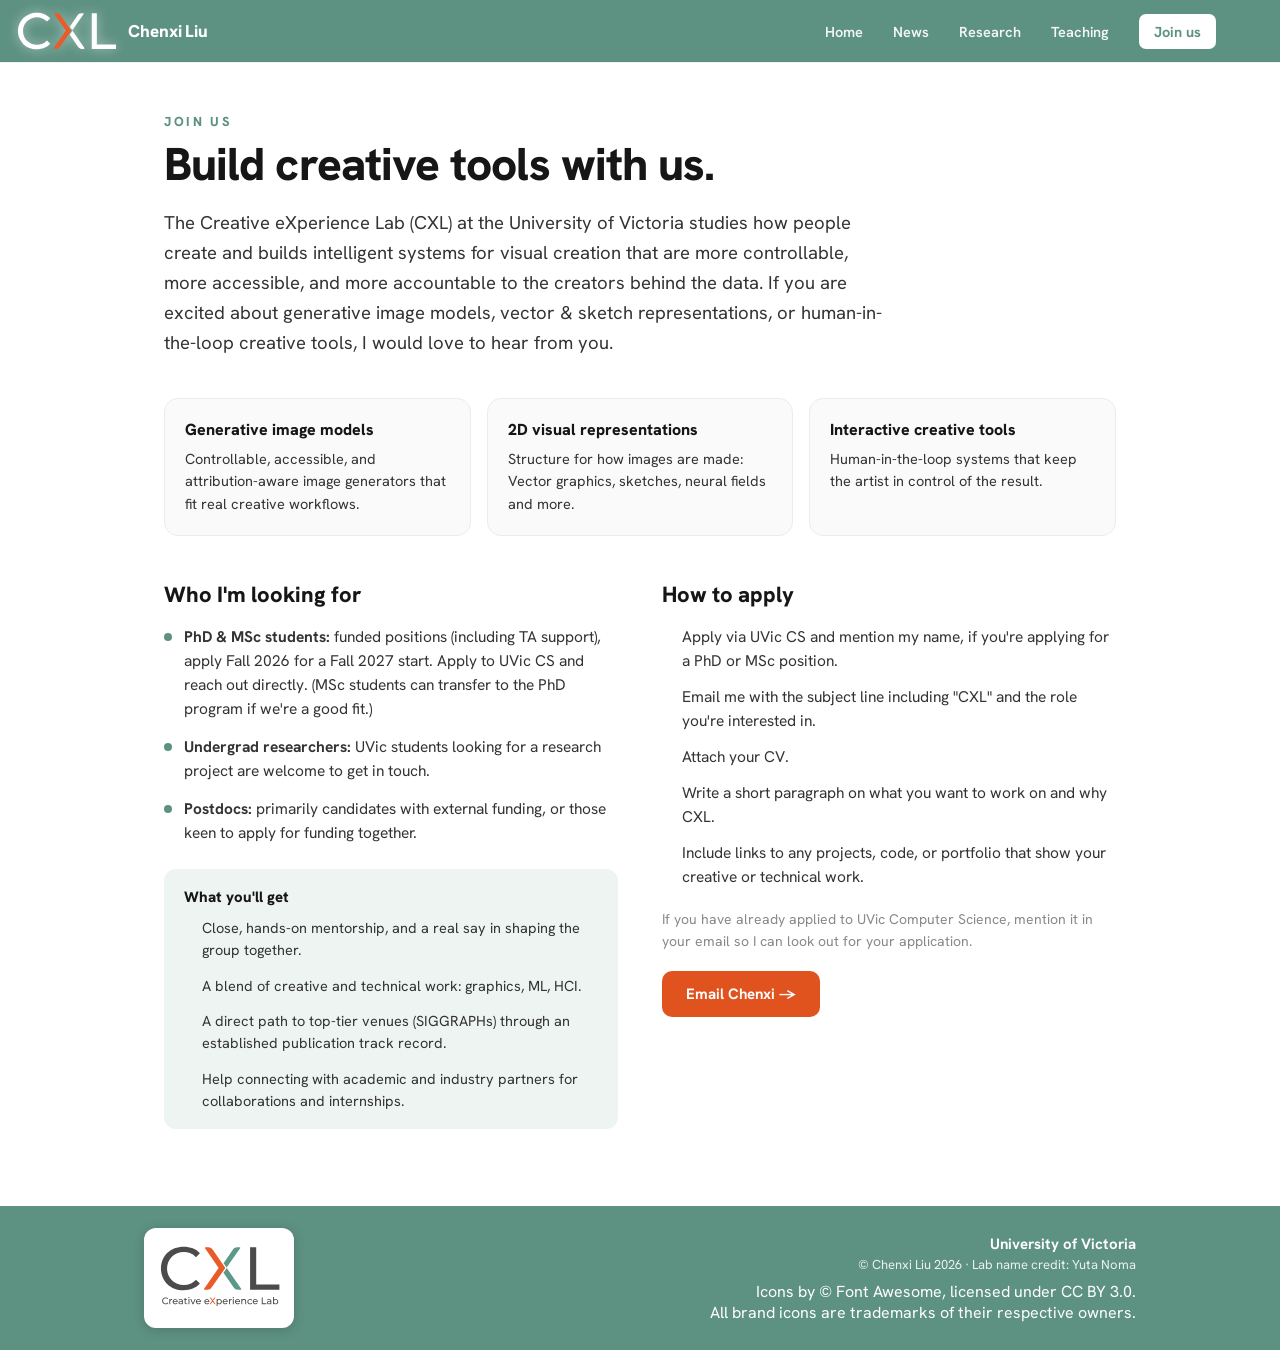
<file: joinus/index.html>
<!DOCTYPE html>
<html lang="en-us">
<head>
  <meta charset="utf-8">
  <meta name="viewport" content="width=device-width, initial-scale=1">
  <title>Join Us | Chenxi Liu</title>
  <meta name="description" content="Join the Creative eXperience Lab at the University of Victoria — PhD students, postdocs, and undergraduate researchers welcome.">
  <meta name="generator" content="Hugo 0.121.1">

  
  <link rel="preconnect" href="https://fonts.googleapis.com">
  <link rel="preconnect" href="https://fonts.gstatic.com" crossorigin>
  <link href="https://fonts.googleapis.com/css2?family=Hanken+Grotesk:wght@400;500;600;700;800&display=swap" rel="stylesheet">

  
  <link rel="stylesheet" href="/css/style.css">

  
  <style>
    :root {
      --green:  #5d9181;
      --accent: #e0531f;
    }
  </style>

  

  <meta property="og:title" content="Join Us" />
<meta property="og:description" content="Join the Creative eXperience Lab at the University of Victoria — PhD students, postdocs, and undergraduate researchers welcome." />
<meta property="og:type" content="article" />
<meta property="og:url" content="https://example.org/joinus/" /><meta property="article:section" content="" />



<meta itemprop="name" content="Join Us">
<meta itemprop="description" content="Join the Creative eXperience Lab at the University of Victoria — PhD students, postdocs, and undergraduate researchers welcome.">

<meta itemprop="wordCount" content="0">
<meta itemprop="keywords" content="" /><meta name="twitter:card" content="summary"/><meta name="twitter:title" content="Join Us"/>
<meta name="twitter:description" content="Join the Creative eXperience Lab at the University of Victoria — PhD students, postdocs, and undergraduate researchers welcome."/>
</head>
<body>

  
  
  <nav class="site-nav" role="navigation" aria-label="Main navigation">
    <a href="/" class="site-nav__logo" aria-label="Chenxi Liu home">
      <img src="/logo_small_light.svg" alt="CXL logo" height="38" style="width:auto;">
      <span>Chenxi Liu</span>
    </a>
    <div class="site-nav__links">
      <a href="/#home">Home</a>
      <a href="/#news">News</a>
      <a href="/#research">Research</a>
      <a href="/#teaching">Teaching</a>
      <a href="/joinus/" class="site-nav__join">Join us</a>
    </div>
  </nav>
  

  <main>



<div class="joinus-page">

  <p class="joinus-page__kicker">Join us</p>
  <h1 class="joinus-page__title">Build creative tools with us.</h1>
  <p class="joinus-page__intro">
    The Creative eXperience Lab (CXL) at the University of Victoria studies how people create and builds intelligent systems for visual creation that are more controllable, more accessible, and more accountable to the creators behind the data. If you are excited about generative image models, vector &amp; sketch representations, or human-in-the-loop creative tools, I would love to hear from you.
  </p>

  
  
    <div class="joinus-page__areas">
      
        <div class="joinus-area">
          <h3>Generative image models</h3>
          <p>Controllable, accessible, and attribution-aware image generators that fit real creative workflows.</p>
        </div>
      
        <div class="joinus-area">
          <h3>2D visual representations</h3>
          <p>Structure for how images are made: Vector graphics, sketches, neural fields and more.</p>
        </div>
      
        <div class="joinus-area">
          <h3>Interactive creative tools</h3>
          <p>Human-in-the-loop systems that keep the artist in control of the result.</p>
        </div>
      
    </div>
  

  <div class="joinus-page__grid">

    
    <div>
      <h2>Who I&#39;m looking for</h2>
      <ul>
        
          <li><span><strong>PhD &amp; MSc students:</strong> funded positions (including TA support), apply Fall 2026 for a Fall 2027 start. Apply to UVic CS and reach out directly. (MSc students can transfer to the PhD program if we&#39;re a good fit.)</span></li>
        
          <li><span><strong>Undergrad researchers:</strong> UVic students looking for a research project are welcome to get in touch.</span></li>
        
          <li><span><strong>Postdocs:</strong> primarily candidates with external funding, or those keen to apply for funding together.</span></li>
        
      </ul>

      <div class="joinus-perks">
        <h3>What you&#39;ll get</h3>
        <ul class="joinus-perks">
          
            <li>Close, hands-on mentorship, and a real say in shaping the group together.</li>
          
            <li>A blend of creative and technical work: graphics, ML, HCI.</li>
          
            <li>A direct path to top-tier venues (SIGGRAPHs) through an established publication track record.</li>
          
            <li>Help connecting with academic and industry partners for collaborations and internships.</li>
          
        </ul>
      </div>
    </div>

    
    <div>
      <h2>How to apply</h2>
      <ol>
        
          <li>Apply via UVic CS and mention my name, if you&#39;re applying for a PhD or MSc position.</li>
        
          <li>Email me with the subject line including &#34;CXL&#34; and the role you&#39;re interested in.</li>
        
          <li>Attach your CV.</li>
        
          <li>Write a short paragraph on what you want to work on and why CXL.</li>
        
          <li>Include links to any projects, code, or portfolio that show your creative or technical work.</li>
        
      </ol>
      <p class="joinus-note">
        If you have already applied to UVic Computer Science, mention it in your email so I can look out for your application.

      </p>
      
        <a href="mailto:chenxil@uvic.ca?subject=CXL%20prospective%20student" class="joinus-contact-btn">
          Email Chenxi →
        </a>
      
    </div>

  </div>
</div>
</main>

  
  
  <footer class="site-footer" role="contentinfo">
    <div class="site-footer__inner">
      <span class="site-footer__logo-wrap">
        <img src="/logo.svg" alt="Creative eXperience Lab" height="80" style="width:auto;">
      </span>
      <div class="site-footer__text">
        <p class="site-footer__org">University of Victoria</p>
        <p class="site-footer__copy">
          &copy; Chenxi Liu 2026 &middot; Lab name credit: Yuta Noma
        </p>
        
        
          <p class="site-footer__license"><p>Icons by <a href="https://fontawesome.com/">© Font Awesome</a>, licensed under <a href="https://creativecommons.org/licenses/by/3.0/">CC BY 3.0</a>.<br>
All brand icons are trademarks of their respective owners.</p>
</p>
        
      </div>
    </div>
  </footer>
  

</body>
</html>
</file>
<file: css/style.css>
/* ============================================================
   CXL – Creative eXperience Lab  |  site stylesheet
   Colors injected via CSS vars in baseof.html from hugo.yaml
   ============================================================ */

/* --- Reset & Base ------------------------------------------ */
*, *::before, *::after { box-sizing: border-box; }
html { scroll-behavior: smooth; }
body {
  margin: 0;
  font-family: 'Hanken Grotesk', system-ui, -apple-system, sans-serif;
  background: #fff;
  color: #161616;
  -webkit-font-smoothing: antialiased;
}
a { text-decoration: none; color: inherit; }
img { display: block; max-width: 100%; }
p { margin: 0; }

/* --- Navigation -------------------------------------------- */
.site-nav {
  position: sticky; top: 0; z-index: 30;
  background: var(--green); color: #fff;
  display: flex; align-items: center; justify-content: space-between;
  padding: 0 clamp(20px,5vw,64px) 0 18px;
  height: 62px;
  box-shadow: 0 1px 0 rgba(0,0,0,.06);
}
.site-nav__logo {
  display: flex; align-items: center; gap: 12px;
  color: #fff; font-weight: 800; font-size: 17px; letter-spacing: -.01em;
}
.site-nav__logo img {
  height: 38px; width: auto;
  filter: drop-shadow(0 0 6px rgba(255,255,255,.55));
}
.site-nav__links {
  display: flex; align-items: center; gap: clamp(14px,2.4vw,30px);
  font-size: 14.5px; font-weight: 600;
}
.site-nav__links a { color: #fff; opacity: .92; transition: opacity .15s; }
.site-nav__links a:hover { opacity: 1; }
.site-nav__join {
  color: var(--green) !important;
  background: #fff;
  padding: 8px 15px; border-radius: 7px;
  font-weight: 700 !important; opacity: 1 !important;
  transition: transform .15s !important;
}
.site-nav__join:hover { transform: translateY(-1px); }

/* --- Hero -------------------------------------------------- */
.hero {
  max-width: 1120px; margin: 0 auto;
  padding: clamp(40px,6vw,76px) clamp(20px,5vw,64px) clamp(28px,4vw,48px);
  display: grid;
  grid-template-columns: 300px 1fr;
  gap: clamp(30px,5vw,64px);
  align-items: start;
}
@media (max-width: 720px) {
  .hero { grid-template-columns: 1fr; }
}
.hero__profile {
  display: flex; flex-direction: column; align-items: center; text-align: center;
  animation: cxlFadeUp .6s ease both;
}
.hero__photo {
  width: 230px; height: 230px; border-radius: 50%; object-fit: cover;
  box-shadow: 0 10px 30px rgba(0,0,0,.12);
}
.hero__name {
  margin: 22px 0 4px; font-size: 30px; font-weight: 800; letter-spacing: -.02em;
}
.hero__position { font-size: 15.5px; color: #5c5c5c; font-weight: 600; }
.hero__lab { margin-top: 4px; font-size: 14px; color: var(--green); font-weight: 700; letter-spacing: .04em; }
.hero__social {
  display: flex; flex-wrap: wrap; justify-content: center; gap: 8px; margin-top: 18px;
}
.hero__social a {
  display: inline-flex; align-items: center; justify-content: center;
  width: 42px; height: 42px;
  color: var(--accent);
  border: 1.5px solid color-mix(in oklab, var(--accent) 35%, transparent);
  border-radius: 50%;
  transition: all .15s;
}
.hero__social a:hover { background: var(--accent); color: #fff; border-color: var(--accent); }
.hero__social a svg { display: block; }

.hero__bio { animation: cxlFadeUp .6s .08s ease both; }
.hero__bio .bio-lead {
  font-size: 18px; line-height: 1.62; color: #2a2a2a; margin-bottom: 16px;
}
.hero__bio .bio-secondary {
  font-size: 16px; line-height: 1.62; color: #555; margin-bottom: 24px;
}
.hero__bio p a { color: var(--accent); font-weight: 600; }
.hero__cta {
  background: #eef4f1; border-left: 4px solid var(--accent);
  border-radius: 0 12px 12px 0; padding: 22px 26px;
}
.hero__cta-title { font-weight: 800; font-size: 16px; color: #1d3b32; margin-bottom: 10px; }
.hero__cta-text { font-size: 15px; line-height: 1.6; color: #3a4a44; margin-bottom: 14px; }
.hero__cta-btn {
  display: inline-flex; align-items: center; gap: 8px;
  background: var(--accent); color: #fff;
  font-weight: 700; font-size: 14.5px;
  padding: 10px 18px; border-radius: 8px;
  transition: transform .15s;
}
.hero__cta-btn:hover { transform: translateY(-1px); }

/* --- Section wrapper --------------------------------------- */
.section-inner {
  max-width: 1120px; margin: 0 auto;
  padding: clamp(40px,5vw,64px) clamp(20px,5vw,64px);
}
.section-label {
  margin: 0; font-size: 17px; font-weight: 800;
  letter-spacing: .18em; text-transform: uppercase; color: var(--green);
}

/* --- News -------------------------------------------------- */
.news-section { background: #fafafa; border-top: 1px solid #ededed; border-bottom: 1px solid #ededed; }
.news-section .section-label { margin-bottom: 26px; }
.news__list { display: flex; flex-direction: column; }
.news__item {
  display: grid; grid-template-columns: 108px 1fr;
  gap: 18px; align-items: baseline;
  padding: 16px 0; border-top: 1px solid #e7e7e7;
}
.news__date { font-size: 14px; font-weight: 700; color: #8a8a8a; font-variant-numeric: tabular-nums; }
.news__text { font-size: 16px; line-height: 1.55; color: #222; }
.news__text a { color: var(--accent); }
@media (max-width: 480px) {
  .news__item { grid-template-columns: 1fr; gap: 4px; }
}

/* --- Research ---------------------------------------------- */
.research-section .section-inner { padding-bottom: clamp(40px,5vw,64px); }
.research__header {
  display: flex; align-items: baseline; justify-content: space-between;
  gap: 16px; flex-wrap: wrap; margin-bottom: 26px;
}
.toggle-btn {
  font-size: 13px; font-weight: 700; color: var(--accent);
  border: 1.5px solid color-mix(in oklab, var(--accent) 35%, transparent);
  padding: 7px 16px; border-radius: 999px;
  cursor: pointer; background: none;
  transition: all .15s;
}
.toggle-btn:hover, .toggle-btn.active {
  background: var(--accent); color: #fff; border-color: var(--accent);
}
.pub-list { display: flex; flex-direction: column; gap: 8px; }
.pub-card {
  display: grid; grid-template-columns: 220px 1fr;
  gap: 22px; align-items: center;
  padding: 18px; border: 1px solid #ececec; border-radius: 14px;
  background: #fff; transition: box-shadow .18s, transform .18s;
}
.pub-card:hover { box-shadow: 0 12px 30px rgba(0,0,0,.08); transform: translateY(-2px); }
.pub-card--old { border-color: #e7e5df; background: #f4f3f0; }
.pub-card__img { border-radius: 9px; overflow: hidden; background: #f1f0ec; }
.pub-card--old .pub-card__img { background: #eae8e2; }
.pub-card__img img { width: 100%; height: auto; display: block; }
.pub-card__title { margin: 0 0 6px; font-size: 18px; font-weight: 700; line-height: 1.3; letter-spacing: -.01em; }
.pub-card__authors { margin: 0 0 4px; font-size: 14px; color: #555; line-height: 1.45; }
.pub-card__authors strong { color: #2a2a2a; font-weight: 700; }
.pub-card__venue { margin: 0 0 8px; font-size: 13.5px; font-weight: 700; color: var(--green); }
.pub-card__award {
  display: flex; align-items: center; gap: 7px;
  margin: 0 0 12px; font-size: 13px; font-weight: 800; color: var(--accent);
}
.pub-card__links { display: flex; flex-wrap: wrap; gap: 7px; }
.pub-card__link {
  display: inline-flex; align-items: center; justify-content: center;
  width: 34px; height: 34px; color: var(--accent);
  background: color-mix(in oklab, var(--accent) 9%, transparent);
  border-radius: 8px; transition: background .15s;
}
.pub-card__link:hover { background: color-mix(in oklab, var(--accent) 18%, transparent); }
.pub-card__link svg { display: block; }

.pub-card--hidden { display: none; }
.pub-list.show-all .pub-card--hidden { display: grid; }

@media (max-width: 640px) {
  .pub-card { grid-template-columns: 1fr; }
  .pub-card__img { max-width: 200px; }
}

/* --- Teaching ---------------------------------------------- */
.teaching-section { background: #fafafa; border-top: 1px solid #ededed; }
.teaching-section .section-label { margin-bottom: 28px; }
.teaching-grid {
  display: grid;
  grid-template-columns: repeat(auto-fit, minmax(300px,1fr));
  gap: 22px;
}
.teaching-card {
  border: 1px solid #ececec; border-radius: 14px; overflow: hidden;
  background: #fff; transition: box-shadow .18s, transform .18s;
}
.teaching-card:hover { box-shadow: 0 12px 30px rgba(0,0,0,.08); transform: translateY(-2px); }
.teaching-card__img { background: #f1f0ec; }
.teaching-card__img img { width: 100%; height: auto; display: block; }
.teaching-card__body { padding: 18px 20px 22px; }
.teaching-card__title { margin: 0 0 6px; font-size: 17px; font-weight: 700; line-height: 1.32; }
.teaching-card__authors { font-size: 14px; color: #555; margin-bottom: 4px; }
.teaching-card__venue { font-size: 13.5px; font-weight: 700; color: var(--green); margin-bottom: 12px; }
.teaching-card__links { display: flex; flex-wrap: wrap; gap: 8px; margin-top: 12px; }
.teaching-card__link {
  display: inline-block; font-size: 12.5px; font-weight: 700;
  color: var(--accent);
  background: color-mix(in oklab, var(--accent) 9%, transparent);
  padding: 5px 11px; border-radius: 6px;
  transition: background .15s;
}
.teaching-card__link:hover { background: color-mix(in oklab, var(--accent) 18%, transparent); }

/* --- Footer ------------------------------------------------ */
.site-footer { background: var(--green); color: #fff; }
.site-footer__inner {
  max-width: 1120px; margin: 0 auto;
  padding: 22px clamp(20px,5vw,64px);
  display: flex; align-items: center; justify-content: space-between; gap: 28px;
}
.site-footer__logo-wrap {
  flex-shrink: 0; display: inline-flex; align-items: center;
  background: #fff; border-radius: 12px; padding: 10px 14px;
  box-shadow: 0 2px 12px rgba(0,0,0,.16);
}
.site-footer__logo-wrap img { height: 80px; width: auto; display: block; }
.site-footer__text { text-align: right; min-width: 0; }
.site-footer__org { font-size: 15px; font-weight: 700; margin-bottom: 2px; }
.site-footer__copy { font-size: 13px; opacity: .88; margin-bottom: 8px; }
.site-footer__license { font-size: 11px; line-height: 1.5; color: rgba(255,255,255,.64); }
.site-footer__license a { color: rgba(255,255,255,.88); text-decoration: underline; }

/* --- Join Us page ------------------------------------------ */
.joinus-page {
  max-width: 1080px; margin: 0 auto;
  padding: clamp(28px,4vw,52px) clamp(20px,5vw,64px) clamp(48px,6vw,80px);
}
.joinus-page__kicker {
  font-size: 13px; font-weight: 800; letter-spacing: .2em;
  text-transform: uppercase; color: var(--green);
  margin: 0 0 10px;
}
.joinus-page__title {
  font-weight: 800; font-size: clamp(30px,4vw,46px);
  line-height: 1.08; letter-spacing: -.02em; margin: 0 0 18px;
}
.joinus-page__intro {
  font-size: 18.5px; line-height: 1.62; color: #333;
  max-width: 720px; margin: 0 0 40px;
}
.joinus-page__areas {
  display: grid;
  grid-template-columns: repeat(auto-fit, minmax(220px,1fr));
  gap: 16px; margin-bottom: 44px;
}
.joinus-area {
  background: #fafafa; border: 1px solid #ececec;
  border-radius: 14px; padding: 20px;
}
.joinus-area h3 { margin: 0 0 8px; font-size: 16px; font-weight: 800; }
.joinus-area p { font-size: 14.5px; line-height: 1.55; color: #333; }
.joinus-page__grid {
  display: grid;
  grid-template-columns: repeat(auto-fit, minmax(300px,1fr));
  gap: clamp(20px,4vw,44px);
}
.joinus-page h2 {
  margin: 0 0 16px; font-weight: 800; font-size: 22px; letter-spacing: -.01em;
}
.joinus-page ul {
  margin: 0; padding: 0; list-style: none;
  display: flex; flex-direction: column; gap: 14px;
}
.joinus-page li {
  display: flex; gap: 12px;
  font-size: 15.5px; line-height: 1.55; color: #333;
}
.joinus-page li::before {
  content: ''; flex: 0 0 8px; width: 8px; height: 8px;
  border-radius: 50%; background: var(--green); margin-top: 8px;
}
.joinus-page ol {
  margin: 0 0 20px; padding-left: 20px;
  display: flex; flex-direction: column; gap: 12px;
}
.joinus-page ol li { font-size: 15.5px; line-height: 1.55; color: #333; }
.joinus-page ol li::before { display: none; }
.joinus-perks {
  background: #eef4f1; border-radius: 12px; padding: 18px 20px; margin-top: 24px;
}
.joinus-perks h3 { margin: 0 0 10px; font-size: 15px; font-weight: 800; }
.joinus-perks ul { padding-left: 18px; list-style: disc; }
.joinus-perks li { font-size: 14.5px; line-height: 1.5; color: #333; }
.joinus-perks li::before { display: none; }
.joinus-note { font-size: 14px; line-height: 1.55; color: #888; margin-bottom: 18px; }
.joinus-contact-btn {
  display: inline-flex; align-items: center; gap: 8px;
  background: var(--accent); color: #fff;
  font-weight: 700; font-size: 15px; padding: 13px 24px;
  border-radius: 10px; transition: transform .15s;
}
.joinus-contact-btn:hover { transform: translateY(-1px); }

/* --- Animation --------------------------------------------- */
@keyframes cxlFadeUp {
  from { opacity: 0; transform: translateY(14px); }
  to   { opacity: 1; transform: translateY(0); }
}
</file>
